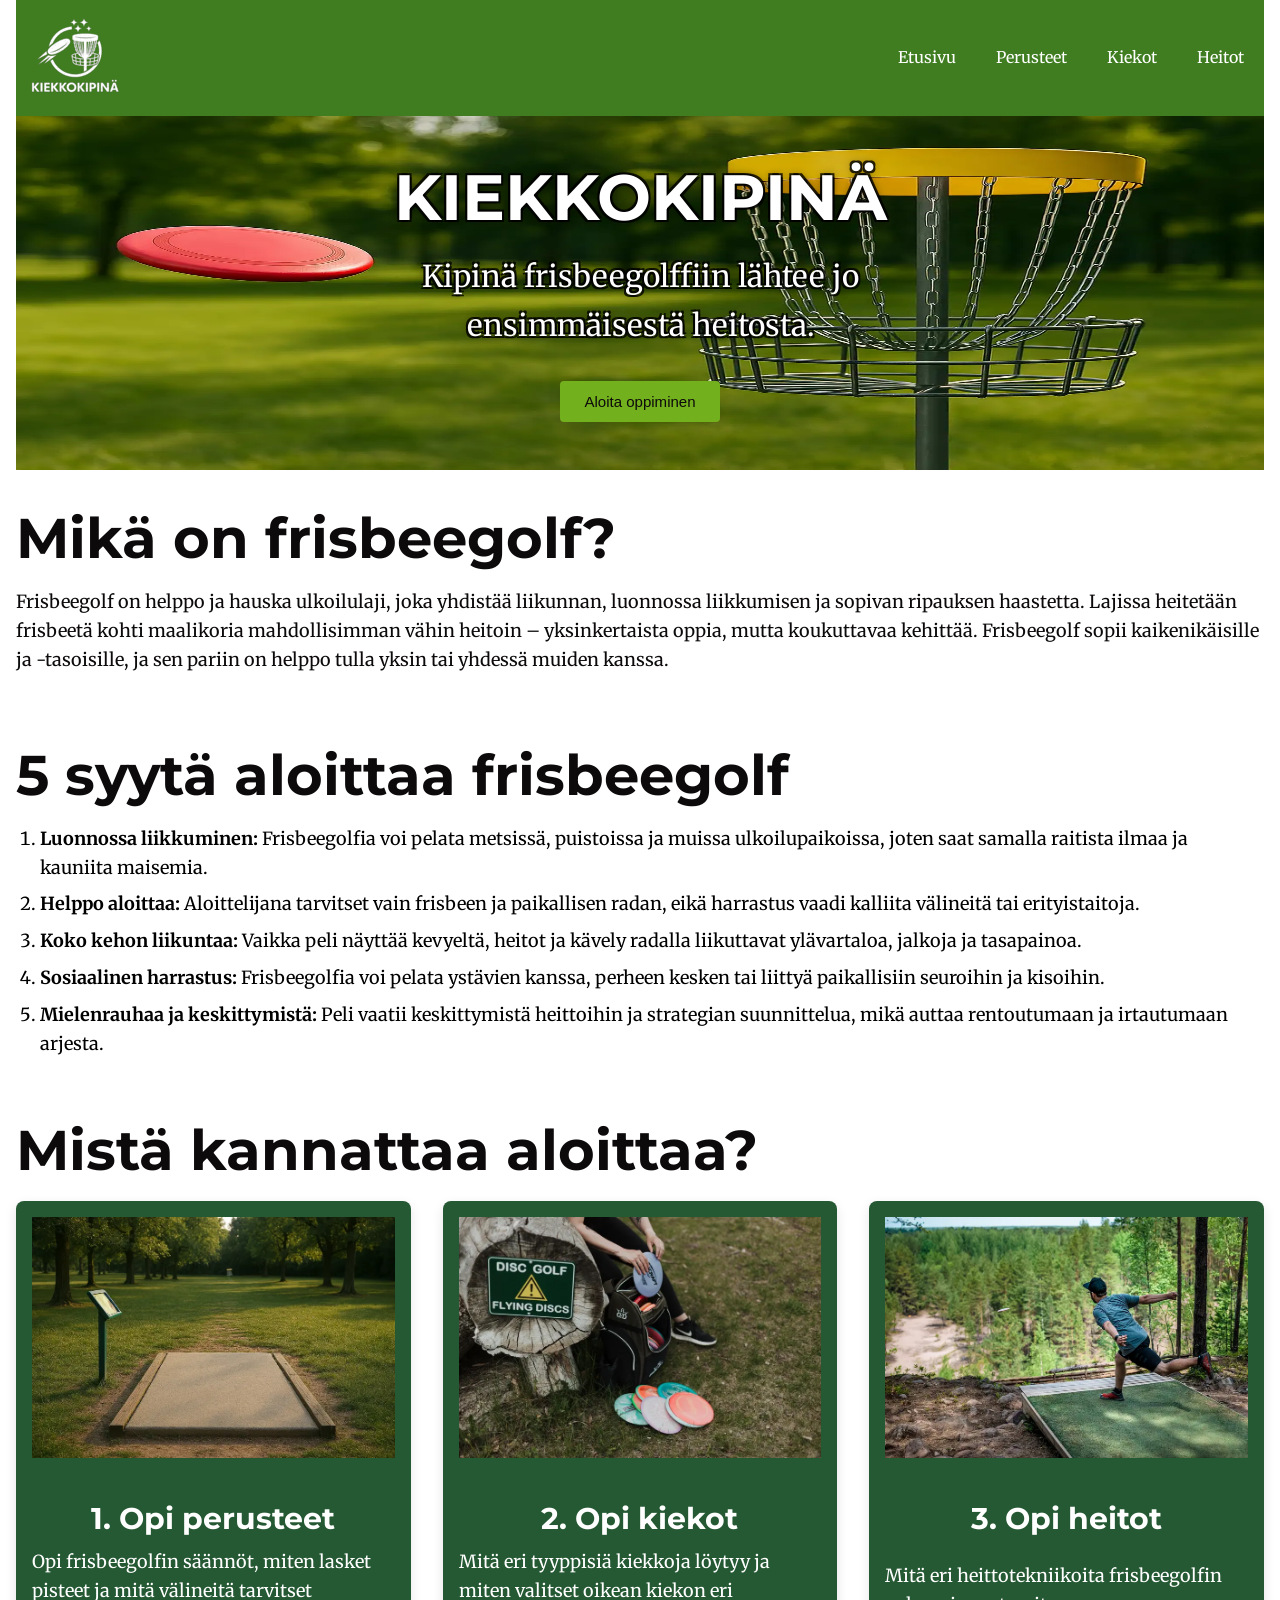
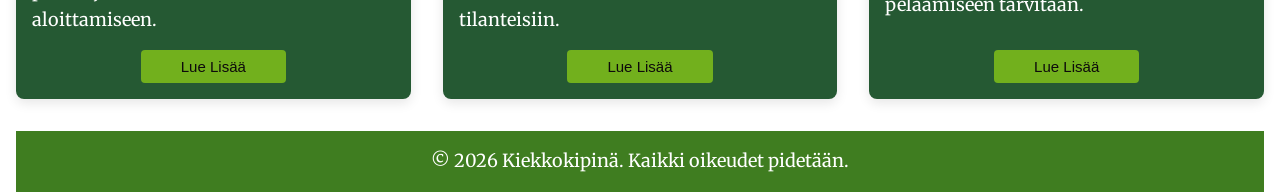
<file: index.html>
<!DOCTYPE html>
<html lang="fi">

<head>
  <meta charset="UTF-8">
  <meta name="viewport" content="width=device-width, initial-scale=1.0">
  <meta name="robots" content="index, follow">
  <meta name="author" content="Teemu Tanninen">
  <meta name="description"
    content="Kiekkokipinä on opas frisbeegolfiin. Opi lajin perusteet, kiekkojen valinta ja heittotekniikat helposti ja hauskasti.">
  <meta name="keywords" content="frisbeegolf, opas, perusteet, kiekot, heitot, ulkoilulaji, harrastus">
  <meta name="color-scheme" content="light-only">
  <title>Kiekkokipinä - Etusivu</title>
  <link rel="stylesheet" href="css/base.css">
  <link rel="preconnect" href="https://fonts.googleapis.com">
  <link rel="preconnect" href="https://fonts.gstatic.com" crossorigin>
  <link
    href="https://fonts.googleapis.com/css2?family=Merriweather:ital,opsz,wght@0,18..144,300..900;1,18..144,300..900&family=Montserrat:ital,wght@0,100..900;1,100..900&display=swap"
    rel="stylesheet">
</head>

<body>

  <div class="layout">

    <header>
      <nav class="navbar" aria-label="Main navigation">
        <img class="logo" src="images/kiekkokipina-logo-100.webp" alt="Kiekkokipinä logo">
        <div class="hamburger" id="hamburger">
          <span></span>
          <span></span>
          <span></span>
        </div>
        <ul class="nav-links" id="nav-links">
          <li><a href="index.html">Etusivu</a></li>
          <li><a href="perusteet.html">Perusteet</a></li>
          <li><a href="kiekot.html">Kiekot</a></li>
          <li><a href="heitot.html">Heitot</a></li>
        </ul>
      </nav>
    </header>
    <main>
      <section class="hero">
        <div class="hero-bg">
          <picture>
            <source srcset="images/page1/page1-hero-480.webp" media="(max-width: 480px)">
            <source srcset="images/page1/page1-hero-768.webp" media="(max-width: 768px)">
            <source srcset="images/page1/page1-hero-1024.webp" media="(max-width: 1024px)">
            <source srcset="images/page1/page1-hero-1440.webp" media="(max-width: 1440px)">
            <source srcset="images/page1/page1-hero-1920.webp" media="(min-width: 1441px)">
            <img src="images/page1/page1-hero.png" alt="Frisbeegolf kori Hero kuva" fetchpriority="high">
          </picture>
        </div>
        <div class="hero-content">
          <h1>Kiekkokipinä</h1>
          <p>Kipinä frisbeegolffiin lähtee jo ensimmäisestä heitosta.</p>
          <button id="start-button">Aloita oppiminen</button>
        </div>
      </section>
      <div class="main-content">
        <section>
          <h2>Mikä on frisbeegolf?</h2>
          <p>Frisbeegolf on helppo ja hauska ulkoilulaji, joka yhdistää liikunnan, luonnossa liikkumisen ja sopivan
            ripauksen haastetta. Lajissa heitetään frisbeetä kohti maalikoria mahdollisimman vähin heitoin –
            yksinkertaista oppia, mutta koukuttavaa kehittää. Frisbeegolf sopii kaikenikäisille ja -tasoisille, ja sen
            pariin on helppo tulla yksin tai yhdessä muiden kanssa.</p>

        </section>
        <section>
          <h2>5 syytä aloittaa frisbeegolf</h2>
          <ol>
            <li><strong>Luonnossa liikkuminen:</strong> Frisbeegolfia voi pelata metsissä, puistoissa ja muissa
              ulkoilupaikoissa, joten saat samalla raitista ilmaa ja kauniita maisemia.</li>
            <li><strong>Helppo aloittaa:</strong> Aloittelijana tarvitset vain frisbeen ja paikallisen radan, eikä
              harrastus vaadi kalliita välineitä tai erityistaitoja.</li>
            <li><strong>Koko kehon liikuntaa:</strong> Vaikka peli näyttää kevyeltä, heitot ja kävely radalla
              liikuttavat ylävartaloa, jalkoja ja tasapainoa.</li>
            <li><strong>Sosiaalinen harrastus:</strong> Frisbeegolfia voi pelata ystävien kanssa, perheen kesken tai
              liittyä paikallisiin seuroihin ja kisoihin.</li>
            <li><strong>Mielenrauhaa ja keskittymistä:</strong> Peli vaatii keskittymistä heittoihin ja strategian
              suunnittelua, mikä auttaa rentoutumaan ja irtautumaan arjesta.</li>
          </ol>
        </section>

        <section class="cards">
          <h2>Mistä kannattaa aloittaa?</h2>
          <div class="cards-container">
            <div class="card">
              <picture>
                <source srcset="images/page1/page1-card1-320.webp" media="(max-width: 350px)">
                <source srcset="images/page1/page1-card1-480.webp" media="(max-width: 480px)">
                <source srcset="images/page1/page1-card1-640.webp" media="(max-width: 640px)">
                <source srcset="images/page1/page1-card1-800.webp" media="(min-width: 800px)">
                <img src="images/page1/page1-card1.jpg" alt="Frisbeegolf Tiipaikka kuva" class="card-img">
              </picture>
              <div class="card-body">
                <h3 class="card-title">1. Opi perusteet</h3>
                <p class="card-text">Opi frisbeegolfin säännöt, miten lasket pisteet ja mitä välineitä tarvitset
                  aloittamiseen.</p>
                <div class="card-actions">
                  <button class="btn" id="learn-basics-button">Lue Lisää</button>
                </div>
              </div>
            </div>
            <div class="card">
              <picture>
                <source srcset="images/page1/page1-card2-320.webp" media="(max-width: 350px)">
                <source srcset="images/page1/page1-card2-480.webp" media="(max-width: 480px)">
                <source srcset="images/page1/page1-card2-640.webp" media="(max-width: 640px)">
                <source srcset="images/page1/page1-card2-800.webp" media="(min-width: 800px)">
                <img src="images/page1/page1-card2.jpg" alt="Frisbeegolfreppu kuva" class="card-img">
              </picture>
              <div class="card-body">
                <h3 class="card-title">2. Opi kiekot</h3>
                <p class="card-text">Mitä eri tyyppisiä kiekkoja löytyy ja miten valitset oikean kiekon eri
                  tilanteisiin.
                </p>
                <div class="card-actions">
                  <button class="btn" id="learn-discs-button">Lue Lisää</button>
                </div>
              </div>
            </div>
            <div class="card">
              <picture>
                <source srcset="images/page1/page1-card3-320.webp" media="(max-width: 350px)">
                <source srcset="images/page1/page1-card3-480.webp" media="(max-width: 480px)">
                <source srcset="images/page1/page1-card3-640.webp" media="(max-width: 640px)">
                <source srcset="images/page1/page1-card3-800.webp" media="(min-width: 800px)">
                <img src="images/page1/page1-card3.jpeg" alt="Frisbeegolf heittotekniikka kuva" class="card-img">
              </picture>
              <div class="card-body">
                <h3 class="card-title">3. Opi heitot</h3>
                <p class="card-text">Mitä eri heittotekniikoita frisbeegolfin pelaamiseen tarvitaan.</p>
                <div class="card-actions">
                  <button class="btn" id="learn-throws-button">Lue Lisää</button>
                </div>
              </div>
            </div>
          </div>
        </section>

      </div>
    </main>

    <footer class="footer">
      © 2026 Kiekkokipinä. Kaikki oikeudet pidetään.
    </footer>

  </div>

  <script src="scripts/script.js"></script>

</body>

</html>
</file>
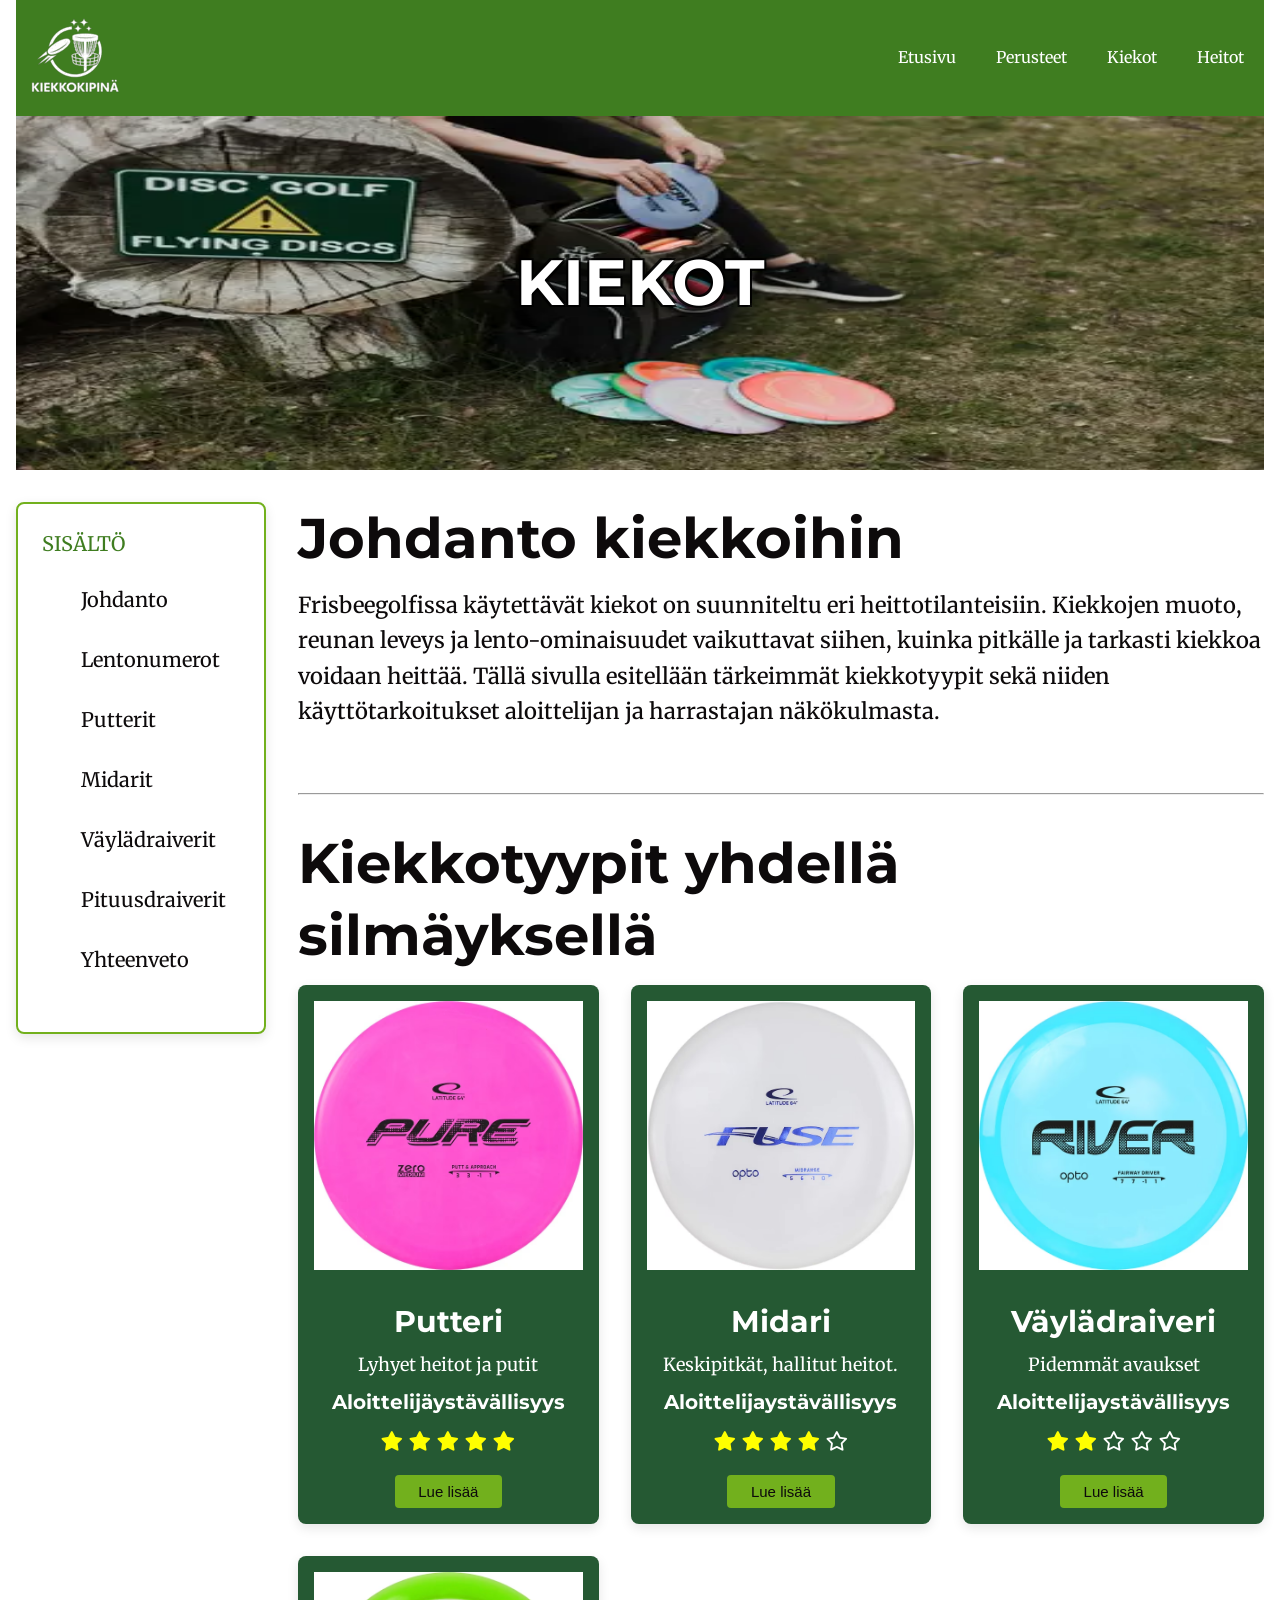
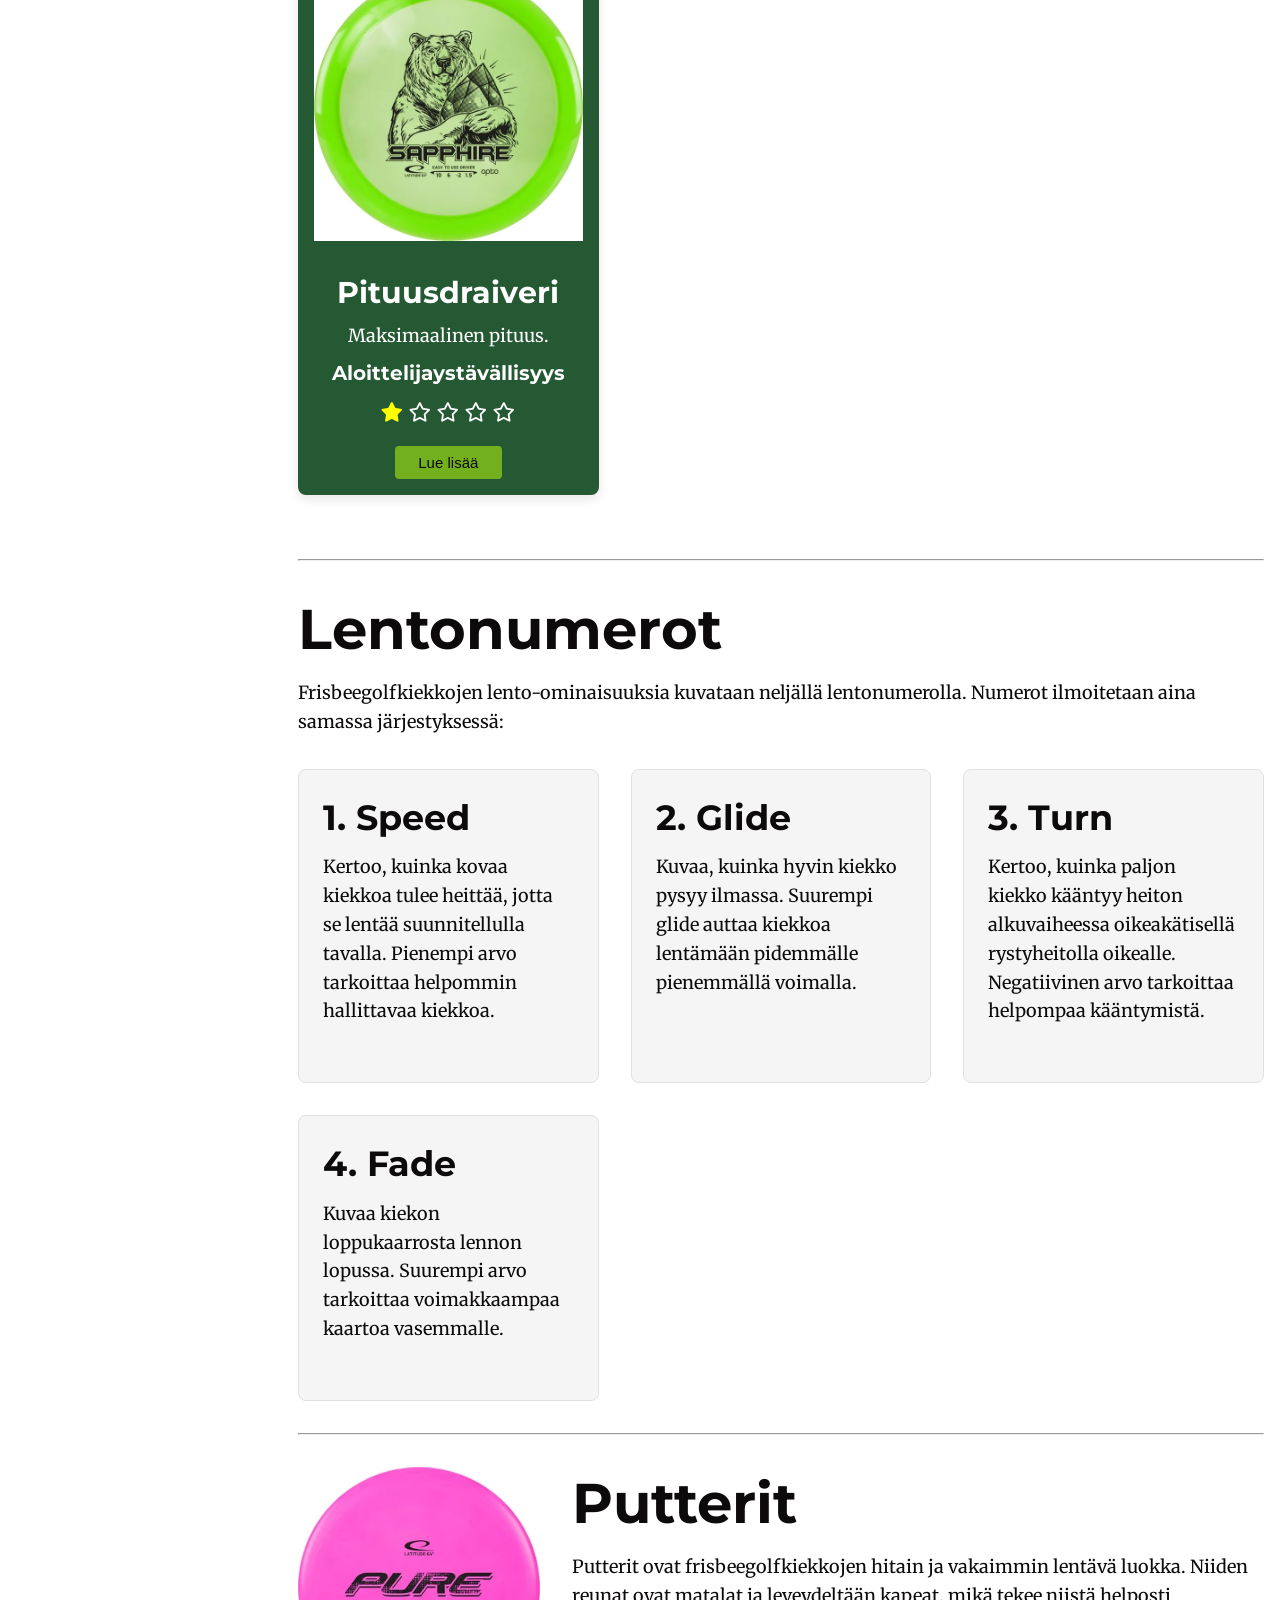
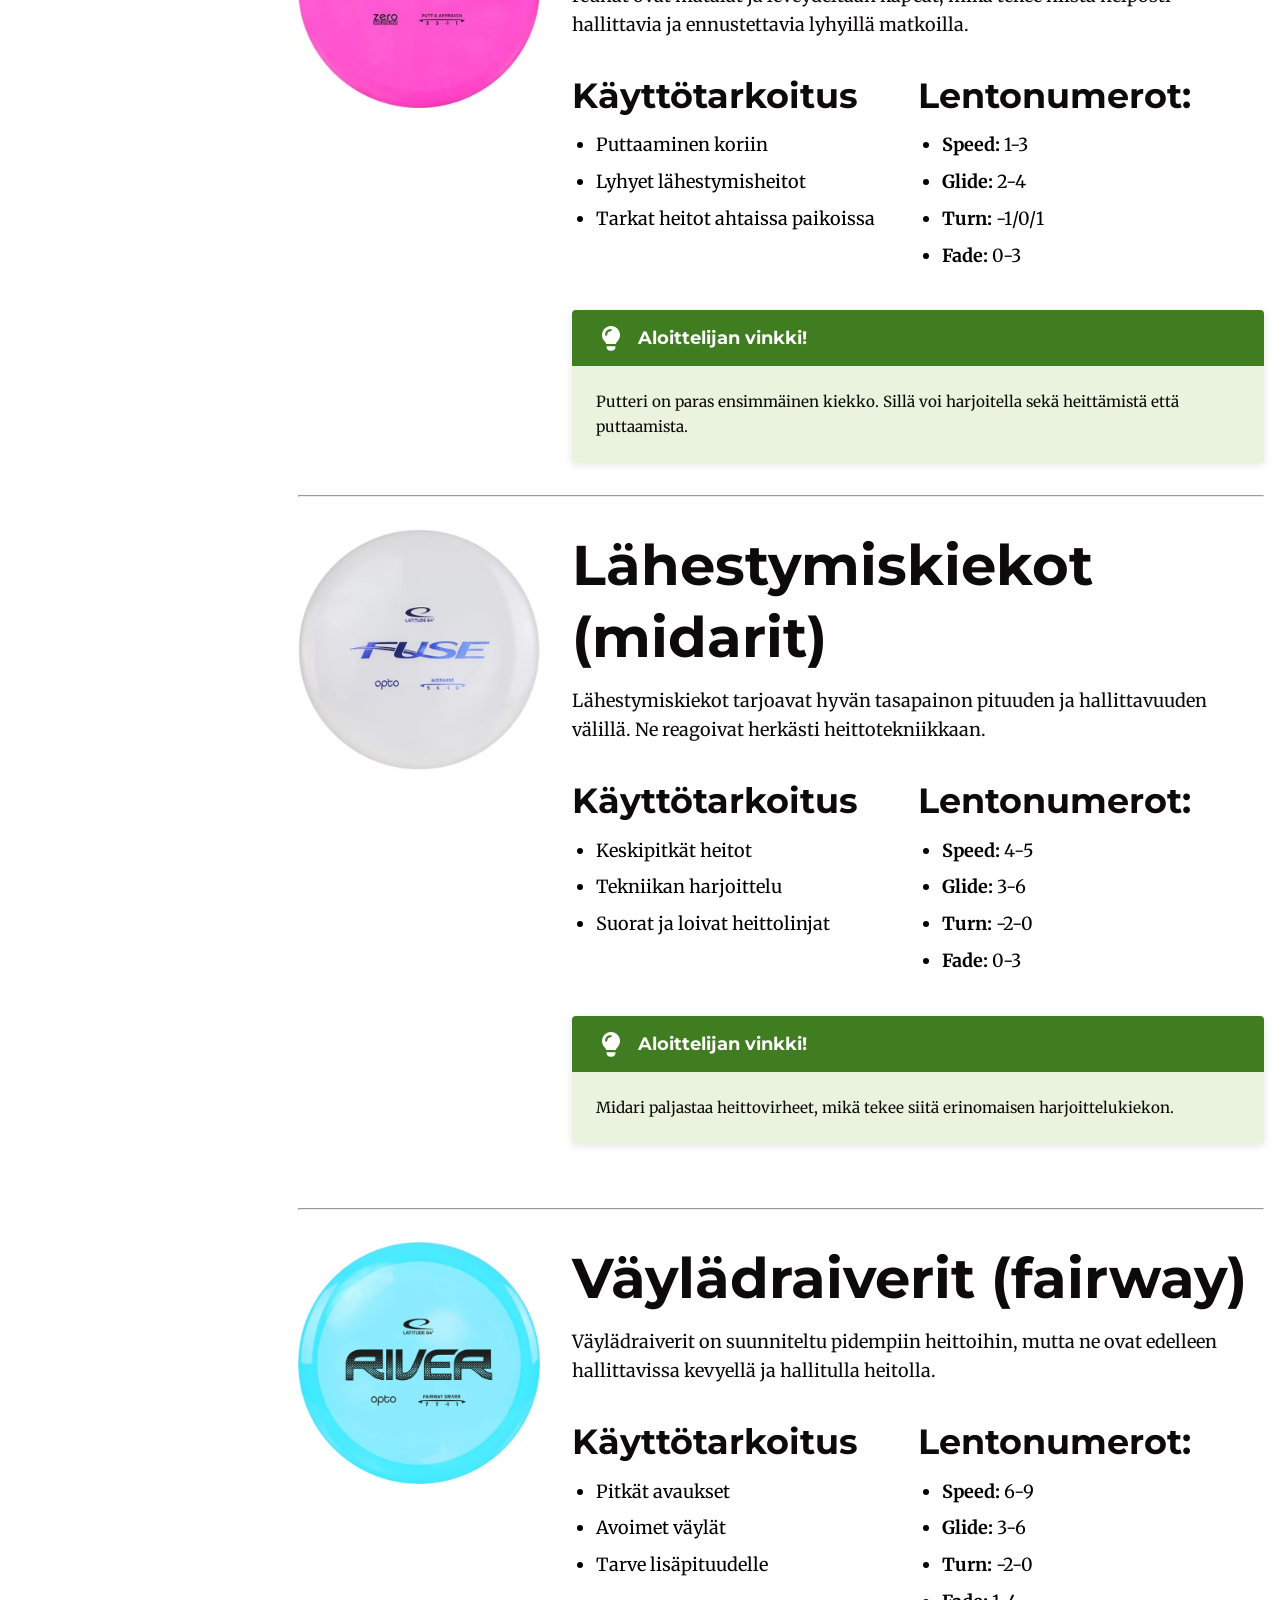
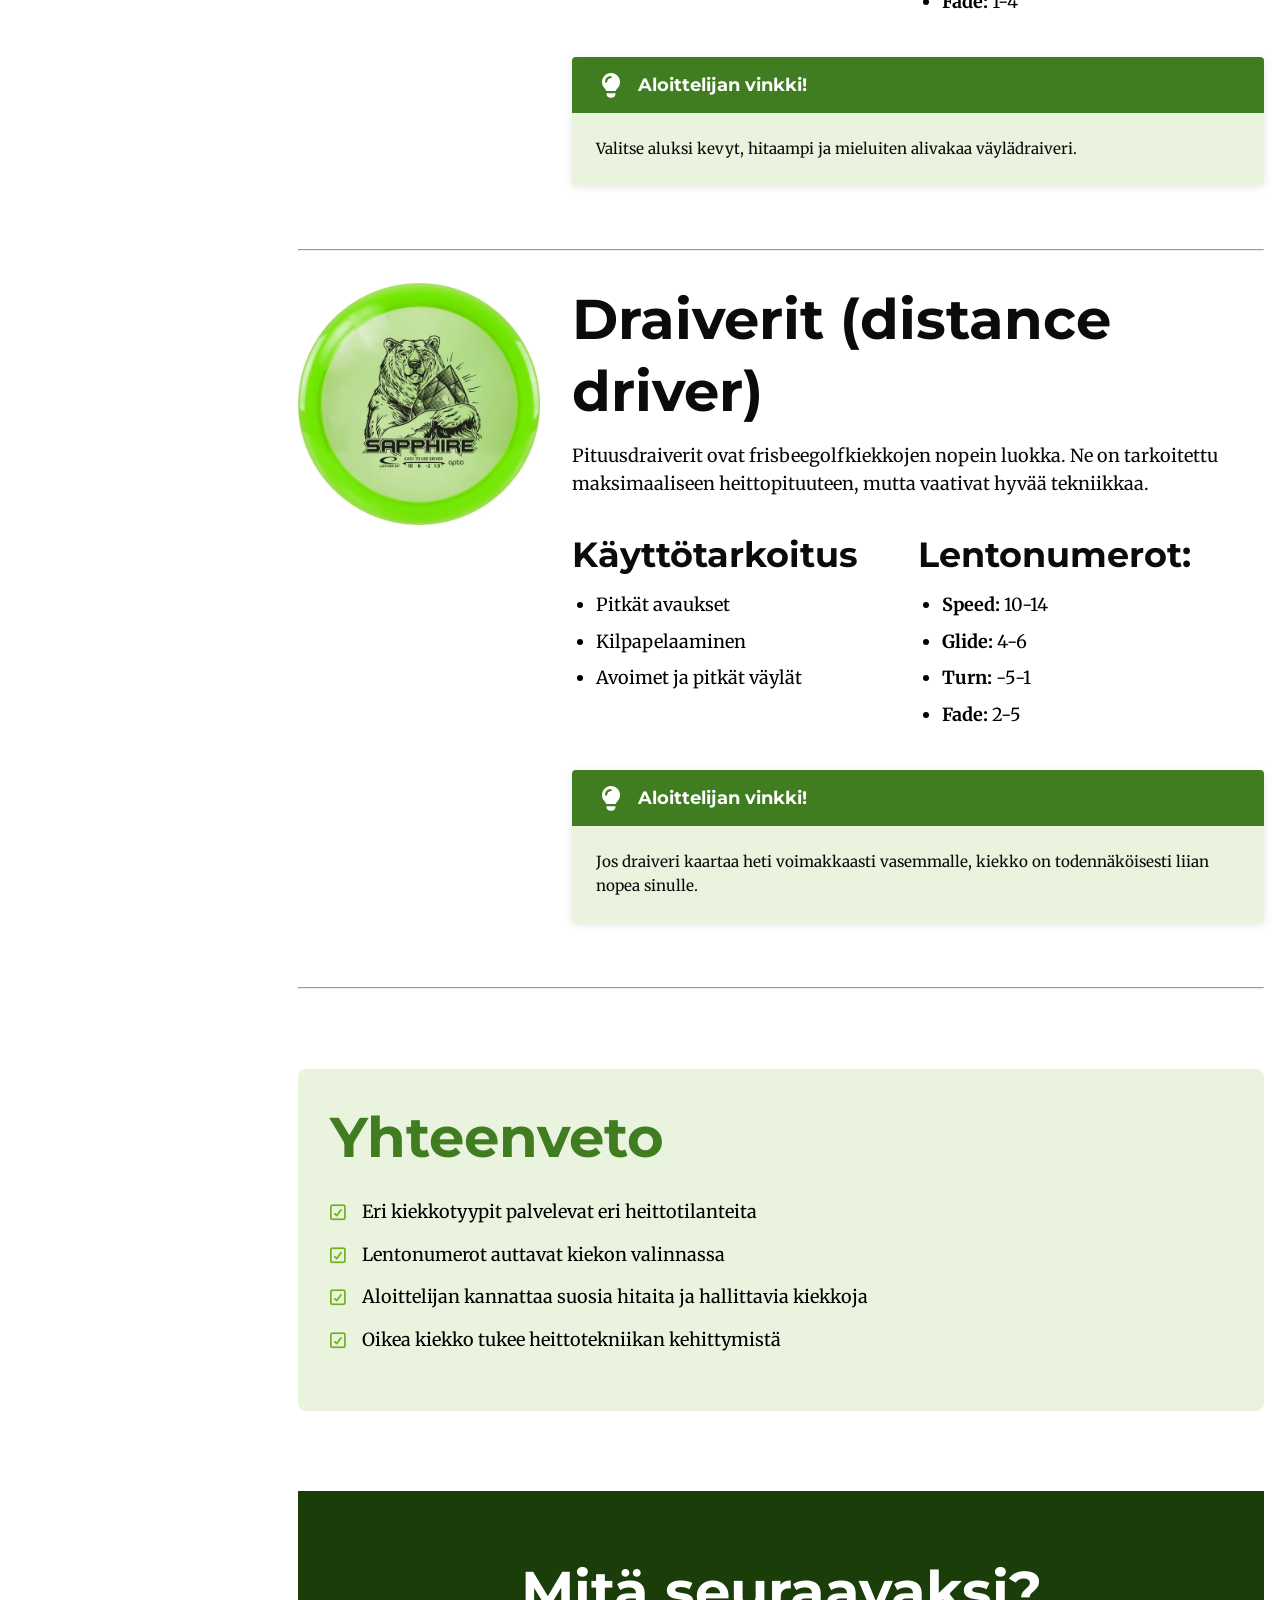
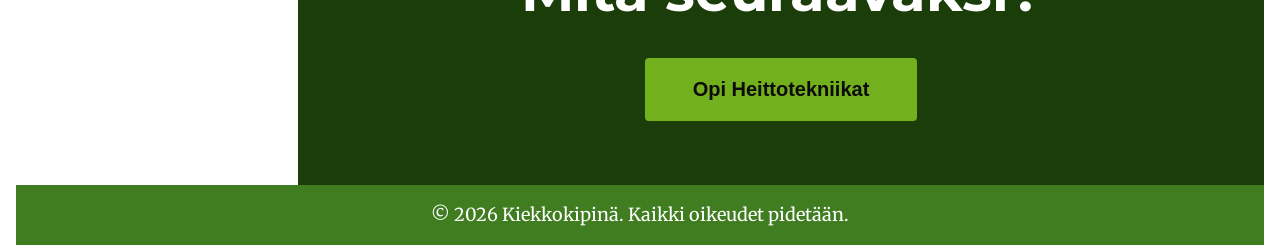
<file: kiekot.html>
<!DOCTYPE html>
<html lang="fi">

<head>
  <meta charset="UTF-8">
  <meta name="viewport" content="width=device-width, initial-scale=1.0">
  <meta name="robots" content="index, follow">
  <meta name="author" content="Teemu Tanninen">
  <meta name="description"
    content="Opi frisbeegolffin kiekot Kiekkokipinä-oppaasta. Eri kiekkojen tyypit, ominaisuudet ja käyttötarkoitukset selitettynä aloittelijoille.">
  <meta name="keywords" content="frisbeegolf, opas, perusteet, kiekot, heitot, ulkoilulaji, harrastus">
  <meta name="color-scheme" content="light-only">
  <title>Kiekkokipinä - Kiekot</title>
  <link rel="stylesheet" href="css/base.css">
  <link rel="stylesheet" href="css/kiekot.css">
  <link rel="preconnect" href="https://fonts.googleapis.com">
  <link rel="preconnect" href="https://fonts.gstatic.com" crossorigin>
  <link rel="stylesheet" href="css/fontawesome.min.css">
  <link rel="stylesheet" href="css/regular.min.css">
  <link rel="stylesheet" href="css/solid.min.css">
  <link
    href="https://fonts.googleapis.com/css2?family=Merriweather:ital,opsz,wght@0,18..144,300..900;1,18..144,300..900&family=Montserrat:ital,wght@0,100..900;1,100..900&display=swap"
    rel="stylesheet">
  <!-- <script src="https://kit.fontawesome.com/97e8f25ed5.js" crossorigin="anonymous"></script> -->
</head>

<body>

  <div class="layout">

    <header>
      <nav class="navbar" aria-label="Main navigation">
        <img class="logo" src="images/kiekkokipina-logo-100.webp" width="100" height="100" alt="Kiekkokipinä logo">
        <div class="hamburger" id="hamburger">
          <span></span>
          <span></span>
          <span></span>
        </div>
        <ul class="nav-links" id="nav-links">
          <li><a href="index.html">Etusivu</a></li>
          <li><a href="perusteet.html">Perusteet</a></li>
          <li><a href="kiekot.html">Kiekot</a></li>
          <li><a href="heitot.html">Heitot</a></li>
        </ul>
      </nav>
    </header>
    <main>
      <section class="hero">
        <div class="hero-bg">
          <picture>
            <source srcset="images/page3/page3-hero-discbag-480.webp" media="(max-width: 480px)">
            <source srcset="images/page3/page3-hero-discbag-768.webp" media="(max-width: 768px)">
            <source srcset="images/page3/page3-hero-discbag-1024.webp" media="(max-width: 1024px)">
            <source srcset="images/page3/page3-hero-discbag-1440.webp" media="(max-width: 1440px)">
            <source srcset="images/page3/page3-hero-discbag-1920.webp" media="(min-width: 1441px)">
            <img src="images/page3/page3-hero-discbag.jpg" alt="Frisbeegolf Hero kassikuva" fetchpriority="high">
          </picture>
        </div>
        <div class="hero-content">
          <h1>Kiekot</h1>
        </div>
      </section>
      <div class="mobile-toc">
        <button class="toc-toggle" id="toc-toggle">
          <span>Sisältö</span>
          <i class="fas fa-chevron-down"></i>
        </button>
        <nav class="toc-menu" id="toc-menu" aria-label="Table of contents">
          <ul>
            <li><a href="#introduction">Johdanto</a></li>
            <li><a href="#flight-numbers">Lentonumerot</a></li>
            <li><a href="#discgolf-putter">Putterit</a></li>
            <li><a href="#discgolf-midrange">Midarit</a></li>
            <li><a href="#discgolf-fairway">Väylädraiverit</a></li>
            <li><a href="#discgolf-distance-driver">Pituusdraiverit</a></li>
            <li><a href="#summary">Yhteenveto</a></li>
          </ul>
        </nav>
      </div>
      <aside class="sidebar">
        <nav class="sidebar-nav" aria-label="Page sections">
          <div class="sidebar-heading">Sisältö</div>
          <ul>
            <li><a href="#introduction">Johdanto</a></li>
            <li><a href="#flight-numbers">Lentonumerot</a></li>
            <li><a href="#discgolf-putter">Putterit</a></li>
            <li><a href="#discgolf-midrange">Midarit</a></li>
            <li><a href="#discgolf-fairway">Väylädraiverit</a></li>
            <li><a href="#discgolf-distance-driver">Pituusdraiverit</a></li>
            <li><a href="#summary">Yhteenveto</a></li>
          </ul>
        </nav>
      </aside>
      <div class="main-content">
        <article id="introduction" class="ingress">
          <h2>Johdanto kiekkoihin</h2>
          <p>
            Frisbeegolfissa käytettävät kiekot on suunniteltu eri heittotilanteisiin. Kiekkojen muoto, reunan leveys ja
            lento-ominaisuudet vaikuttavat siihen, kuinka pitkälle ja tarkasti kiekkoa voidaan heittää. Tällä sivulla
            esitellään tärkeimmät kiekkotyypit sekä niiden käyttötarkoitukset aloittelijan ja harrastajan näkökulmasta.
          </p>
        </article>
        <hr>
        <section id="card-type-cards" class="cards">
          <h2>Kiekkotyypit yhdellä silmäyksellä</h2>
          <div class="cards-container">
            <div class="card">
              <img src="images/page3/page3-putter-600.webp"
                srcset="images/page3/page3-putter-300.avif 300w, images/page3/page3-putter-600.avif 600w"
                sizes="(min-width: 1024px) 25vw, (min-width: 768px) 50vw, 100vw" loading="lazy"
                alt="frisbeegolf putterikiekko kuva" class="card-img">
              <div class="card-body">
                <h3 class="card-title">Putteri</h3>
                <p class="card-text">Lyhyet heitot ja putit</p>
                <h4 class="card-subtitle">Aloittelijäystävällisyys</h4>
                <div class="card-rating">
                  <i class="fas fa-star"></i>
                  <i class="fas fa-star"></i>
                  <i class="fas fa-star"></i>
                  <i class="fas fa-star"></i>
                  <i class="fas fa-star"></i>
                </div>
                <div class="card-actions">
                  <button class="btn" id="putters-button">Lue lisää</button>
                </div>
              </div>
            </div>
            <div class="card">
              <img src="images/page3/page3-midrange.webp"
                srcset="images/page3/page3-midrange-300.avif 300w, images/page3/page3-midrange-600.avif 600w"
                sizes="(min-width: 1024px) 25vw, (min-width: 768px) 50vw, 100vw" loading="lazy"
                alt="frisbeegolf midarikiekko kuva" class="card-img">
              <div class="card-body">
                <h3 class="card-title">Midari</h3>
                <p class="card-text">Keskipitkät, hallitut heitot.
                </p>
                <h4 class="card-subtitle">Aloittelijaystävällisyys</h4>
                <div class="card-rating">
                  <i class="fas fa-star"></i>
                  <i class="fas fa-star"></i>
                  <i class="fas fa-star"></i>
                  <i class="fas fa-star"></i>
                  <i class="far fa-star"></i>
                </div>
                <div class="card-actions">
                  <button class="btn" id="midrange-button">Lue lisää</button>
                </div>
              </div>
            </div>
            <div class="card">
              <img src="images/page3/page3-fairway-driver.webp"
                srcset="images/page3/page3-fairway-driver-300.avif 300w, images/page3/page3-fairway-driver-600.avif 600w"
                sizes="(min-width: 1024px) 25vw, (min-width: 768px) 50vw, 100vw" loading="lazy"
                alt="väylädraiverikiekko kuva" class="card-img">
              <div class="card-body">
                <h3 class="card-title">Väylädraiveri</h3>
                <p class="card-text">Pidemmät avaukset</p>
                <h4 class="card-subtitle">Aloittelijaystävällisyys</h4>
                <div class="card-rating">
                  <i class="fas fa-star"></i>
                  <i class="fas fa-star"></i>
                  <i class="far fa-star"></i>
                  <i class="far fa-star"></i>
                  <i class="far fa-star"></i>
                </div>
                <div class="card-actions">
                  <button class="btn" id="fairway-driver-button">Lue lisää</button>
                </div>
              </div>
            </div>
            <div class="card">
              <img src="images/page3/page3-distance-driver.webp"
                srcset="images/page3/page3-distance-driver-300.avif 300w, images/page3/page3-distance-driver-600.avif 600w"
                sizes="(min-width: 1024px) 25vw, (min-width: 768px) 50vw, 100vw" loading="lazy"
                alt="pituusdraiverikiekko kuva" class="card-img">
              <div class="card-body">
                <h3 class="card-title">Pituusdraiveri</h3>
                <p class="card-text">Maksimaalinen pituus.</p>
                <h4 class="card-subtitle">Aloittelijaystävällisyys</h4>
                <div class="card-rating">
                  <i class="fas fa-star"></i>
                  <i class="far fa-star"></i>
                  <i class="far fa-star"></i>
                  <i class="far fa-star"></i>
                  <i class="far fa-star"></i>
                </div>
                <div class="card-actions">
                  <button class="btn" id="distance-driver-button">Lue lisää</button>
                </div>
              </div>
            </div>
          </div>
        </section>
        <hr>
        <section id="flight-numbers">
          <h2>Lentonumerot</h2>
          <p>Frisbeegolfkiekkojen lento-ominaisuuksia kuvataan neljällä lentonumerolla. Numerot ilmoitetaan aina samassa
            järjestyksessä:</p>
          <div class="article-container">
            <article>
              <h3>1. Speed</h3>
              <p>Kertoo, kuinka kovaa kiekkoa tulee heittää, jotta se lentää suunnitellulla tavalla. Pienempi arvo
                tarkoittaa helpommin hallittavaa kiekkoa.</p>
            </article>
            <article>
              <h3>2. Glide</h3>
              <p>Kuvaa, kuinka hyvin kiekko pysyy ilmassa. Suurempi glide auttaa kiekkoa lentämään pidemmälle
                pienemmällä
                voimalla.</p>
            </article>
            <article>
              <h3>3. Turn</h3>
              <p>Kertoo, kuinka paljon kiekko kääntyy heiton alkuvaiheessa oikeakätisellä rystyheitolla oikealle.
                Negatiivinen arvo tarkoittaa helpompaa kääntymistä.</p>
            </article>
            <article>
              <h3>4. Fade</h3>
              <p>Kuvaa kiekon loppukaarrosta lennon lopussa. Suurempi arvo tarkoittaa voimakkaampaa kaartoa vasemmalle.
              </p>
            </article>

          </div>

        </section>
        <hr>
        <article id="discgolf-putter">
          <div class="disc-container">
            <picture>
              <source srcset="images/page3/page3-putter-300.avif" media="(max-width: 600px)">
              <source srcset="images/page3/page3-putter-600.avif" media="(min-width: 601px)">
              <img src="images/page3/page3-putter.webp" loading="lazy" alt="frisbeegolf putterikiekko kuva">
            </picture>

            <div class="disc-content">
              <h2>Putterit</h2>
              <p>Putterit ovat frisbeegolfkiekkojen hitain ja vakaimmin lentävä luokka. Niiden reunat ovat matalat ja
                leveydeltään kapeat, mikä tekee niistä helposti hallittavia ja ennustettavia lyhyillä matkoilla.</p>
              <div class="disc-content-columns">
                <div>
                  <h3 id="putter-uses-head">Käyttötarkoitus</h3>
                  <ul id="putter-uses-list">
                    <li>Puttaaminen koriin</li>
                    <li>Lyhyet lähestymisheitot</li>
                    <li>Tarkat heitot ahtaissa paikoissa</li>
                  </ul>
                </div>
                <div>
                  <h3 id="putter-flight-numbers-head">Lentonumerot:</h3>
                  <ul id="putter-flight-numbers-list">
                    <li><strong>Speed:</strong> 1-3</li>
                    <li><strong>Glide:</strong> 2-4</li>
                    <li><strong>Turn:</strong> -1/0/1</li>
                    <li><strong>Fade:</strong> 0-3</li>
                  </ul>
                </div>
              </div>
              <div class="callout-box">
                <div class="callout-header">
                  <i class="fa-solid fa-lightbulb"></i>
                  <h3>Aloittelijan vinkki!</h3>
                </div>
                <div class="callout-content">
                  <p>Putteri on paras ensimmäinen kiekko. Sillä voi harjoitella sekä heittämistä että puttaamista.</p>
                </div>
              </div>

            </div>
          </div>
          <hr>
        </article>
        <article id="discgolf-midrange">
          <div class="disc-container">
            <picture>
              <source srcset="images/page3/page3-midrange-300.avif" media="(max-width: 600px)">
              <source srcset="images/page3/page3-midrange-600.avif" media="(min-width: 601px)">
              <img src="images/page3/page3-midrange.webp" loading="lazy" alt="frisbeegolf midari kuva">
            </picture>
            <div class="disc-content">
              <h2>Lähestymiskiekot (midarit)</h2>
              <p>Lähestymiskiekot tarjoavat hyvän tasapainon pituuden ja hallittavuuden välillä. Ne reagoivat herkästi
                heittotekniikkaan.</p>
              <div class="disc-content-columns">
                <div>
                  <h3 id="midrange-uses-head">Käyttötarkoitus</h3>
                  <ul id="midrange-uses-list">
                    <li>Keskipitkät heitot</li>
                    <li>Tekniikan harjoittelu</li>
                    <li>Suorat ja loivat heittolinjat</li>
                  </ul>
                </div>
                <div>
                  <h3 id="midrange-flight-numbers-head">Lentonumerot:</h3>
                  <ul id="midrange-flight-numbers-list">
                    <li><strong>Speed:</strong> 4-5</li>
                    <li><strong>Glide:</strong> 3-6</li>
                    <li><strong>Turn:</strong> -2-0</li>
                    <li><strong>Fade:</strong> 0-3</li>
                  </ul>
                </div>
              </div>
              <div class="callout-box">
                <div class="callout-header">
                  <i class="fa-solid fa-lightbulb"></i>
                  <h3>Aloittelijan vinkki!</h3>
                </div>
                <div class="callout-content">
                  <p>Midari paljastaa heittovirheet, mikä tekee siitä erinomaisen harjoittelukiekon.</p>
                </div>
              </div>

            </div>

          </div>
        </article>
        <hr>
        <article id="discgolf-fairway">
          <div class="disc-container">
            <picture>
              <source srcset="images/page3/page3-fairway-driver-300.avif" media="(max-width: 600px)">
              <source srcset="images/page3/page3-fairway-driver-600.avif" media="(min-width: 601px)">
              <img src="images/page3/page3-fairway-driver.webp" loading="lazy" alt="väylädraiverikiekko kuva">
            </picture>
            <div class="disc-content">
              <h2>Väylädraiverit (fairway)</h2>
              <p>Väylädraiverit on suunniteltu pidempiin heittoihin, mutta ne ovat edelleen hallittavissa kevyellä ja
                hallitulla heitolla.</p>
              <div class="disc-content-columns">
                <div>
                  <h3 id="fairway-uses-head">Käyttötarkoitus</h3>
                  <ul id="fairway-uses-list">
                    <li>Pitkät avaukset</li>
                    <li>Avoimet väylät</li>
                    <li>Tarve lisäpituudelle</li>
                  </ul>
                </div>
                <div>
                  <h3 id="fairway-flight-numbers-head">Lentonumerot:</h3>
                  <ul id="fairway-flight-numbers-list">
                    <li><strong>Speed:</strong> 6-9</li>
                    <li><strong>Glide:</strong> 3-6</li>
                    <li><strong>Turn:</strong> -2-0</li>
                    <li><strong>Fade:</strong> 1-4</li>
                  </ul>
                </div>
              </div>
              <div class="callout-box">
                <div class="callout-header">
                  <i class="fa-solid fa-lightbulb"></i>
                  <h3>Aloittelijan vinkki!</h3>
                </div>
                <div class="callout-content">
                  <p>Valitse aluksi kevyt, hitaampi ja mieluiten alivakaa väylädraiveri.</p>
                </div>
              </div>

            </div>
          </div>
        </article>

        <hr>

        <article id="discgolf-distance-driver">
          <div class="disc-container">
            <picture>
              <source srcset="images/page3/page3-distance-driver-300.avif" media="(max-width: 600px)">
              <source srcset="images/page3/page3-distance-driver-600.avif" media="(min-width: 601px)">
              <img src="images/page3/page3-distance-driver.webp" loading="lazy" alt="pituusdraiverikiekko kuva">
            </picture>
            <div class="disc-content">
              <h2>Draiverit (distance driver)</h2>
              <p>Pituusdraiverit ovat frisbeegolfkiekkojen nopein luokka. Ne on tarkoitettu maksimaaliseen
                heittopituuteen,
                mutta vaativat hyvää tekniikkaa.</p>
              <div class="disc-content-columns">
                <div>
                  <h3 id="distance-uses-head">Käyttötarkoitus</h3>
                  <ul id="distance-uses-list">
                    <li>Pitkät avaukset</li>
                    <li>Kilpapelaaminen</li>
                    <li>Avoimet ja pitkät väylät</li>
                  </ul>
                </div>
                <div>
                  <h3 id="distance-flight-numbers-head">Lentonumerot:</h3>
                  <ul id="distance-flight-numbers-list">
                    <li><strong>Speed:</strong> 10-14</li>
                    <li><strong>Glide:</strong> 4-6</li>
                    <li><strong>Turn:</strong> -5-1</li>
                    <li><strong>Fade:</strong> 2-5</li>
                  </ul>
                </div>
              </div>
              <div class="callout-box">
                <div class="callout-header">
                  <i class="fa-solid fa-lightbulb"></i>
                  <h3>Aloittelijan vinkki!</h3>
                </div>
                <div class="callout-content">
                  <p>Jos draiveri kaartaa heti voimakkaasti vasemmalle, kiekko on todennäköisesti liian nopea sinulle.
                  </p>
                </div>
              </div>

            </div>
          </div>
        </article>
        <hr>
        <article id="summary">
          <div class="section-content">
            <h2>Yhteenveto</h2>
            <ul>
              <li>Eri kiekkotyypit palvelevat eri heittotilanteita</li>
              <li>Lentonumerot auttavat kiekon valinnassa</li>
              <li>Aloittelijan kannattaa suosia hitaita ja hallittavia kiekkoja</li>
              <li>Oikea kiekko tukee heittotekniikan kehittymistä</li>
            </ul>
          </div>
        </article>
        <section class="cta">
          <h2>Mitä seuraavaksi?</h2>
          <button id="learn-throws-button">Opi Heittotekniikat</button>
        </section>


      </div>
    </main>

    <footer class="footer">
      © 2026 Kiekkokipinä. Kaikki oikeudet pidetään.
    </footer>

  </div>

  <script src="scripts/script.js"></script>

</body>

</html>
</file>
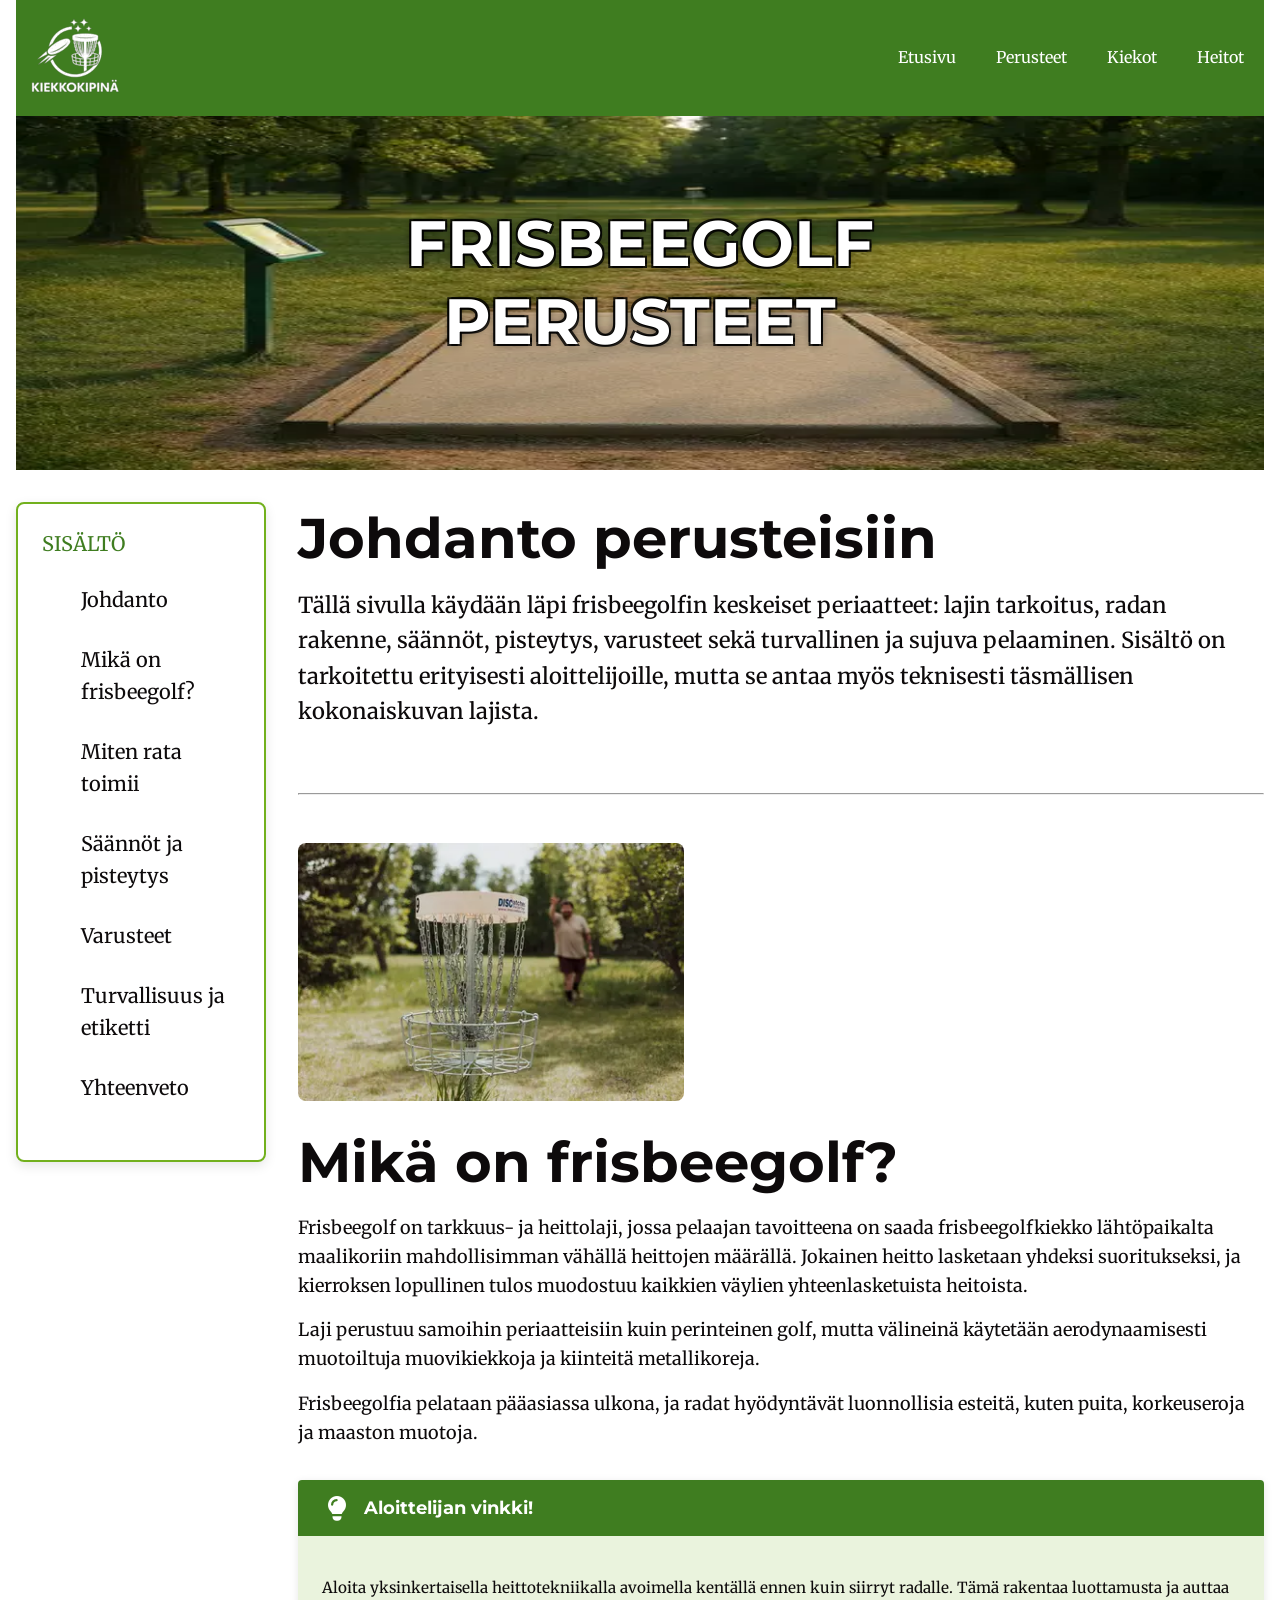
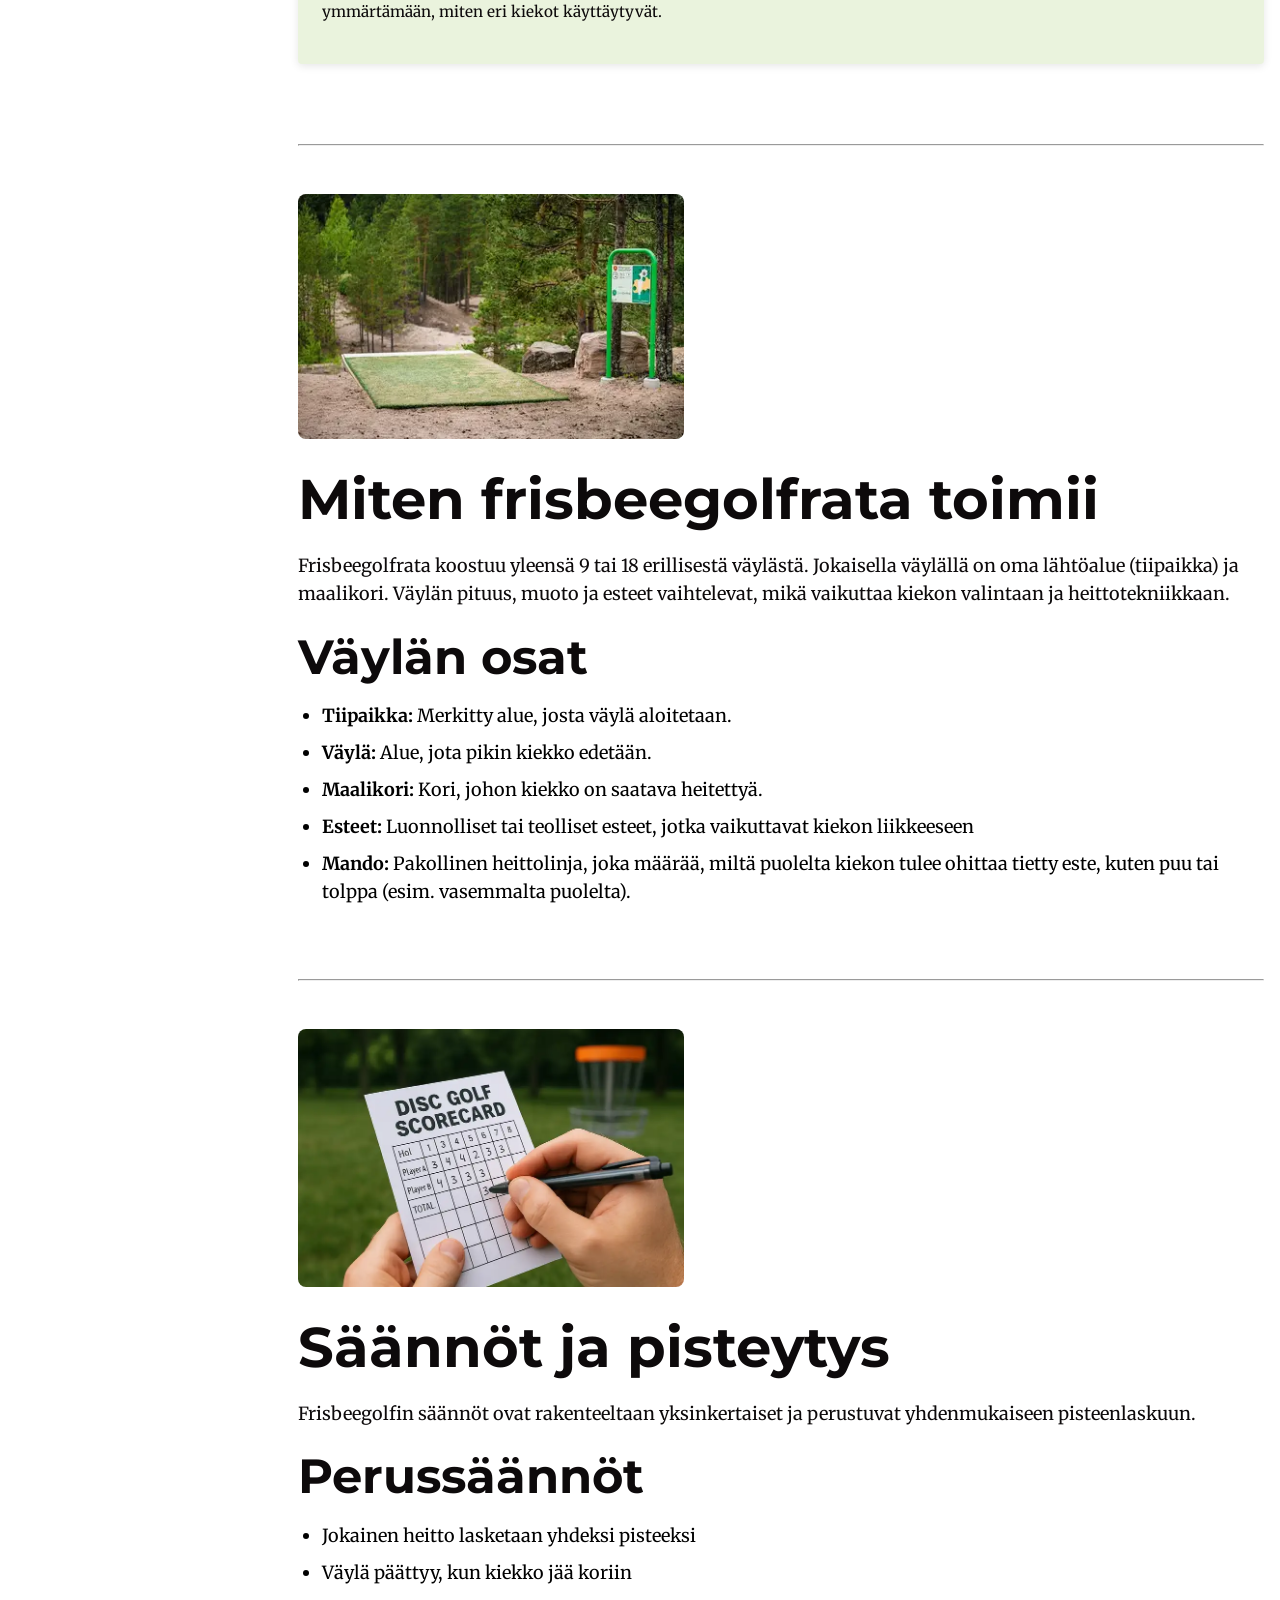
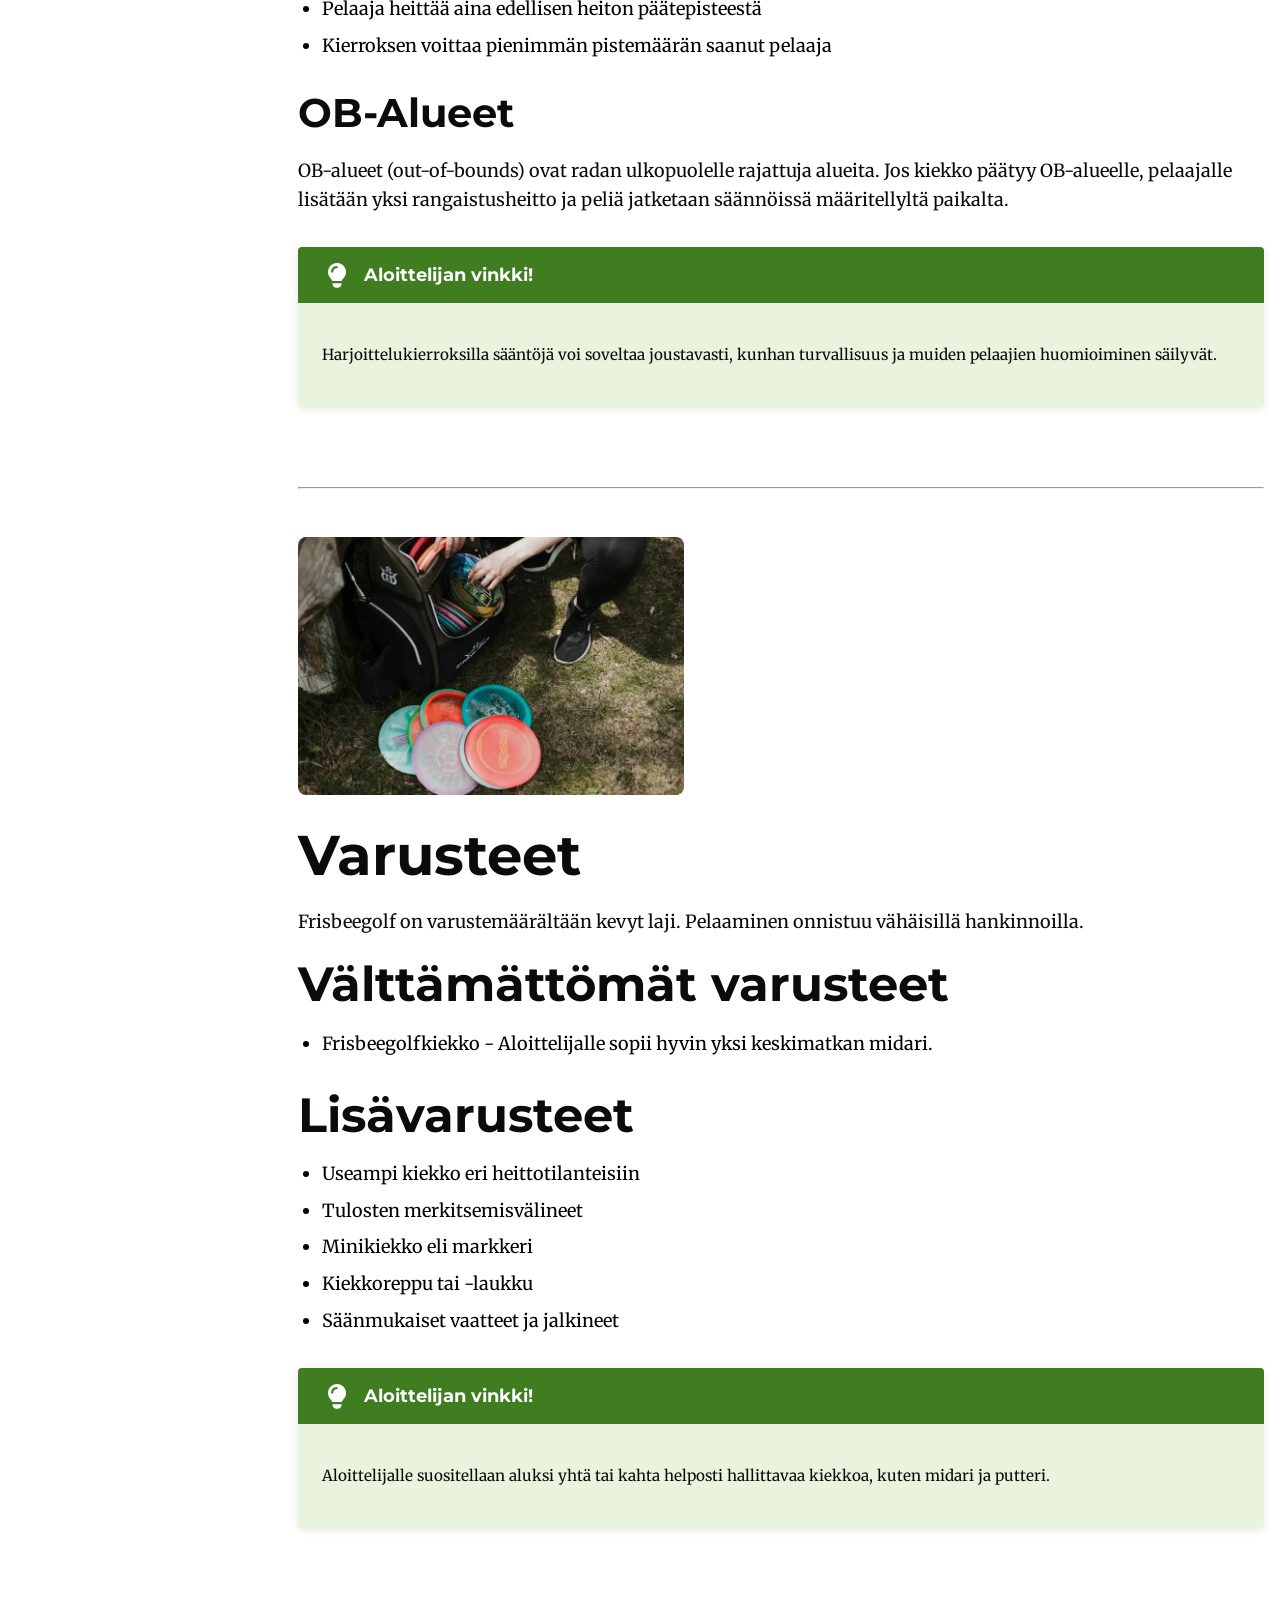
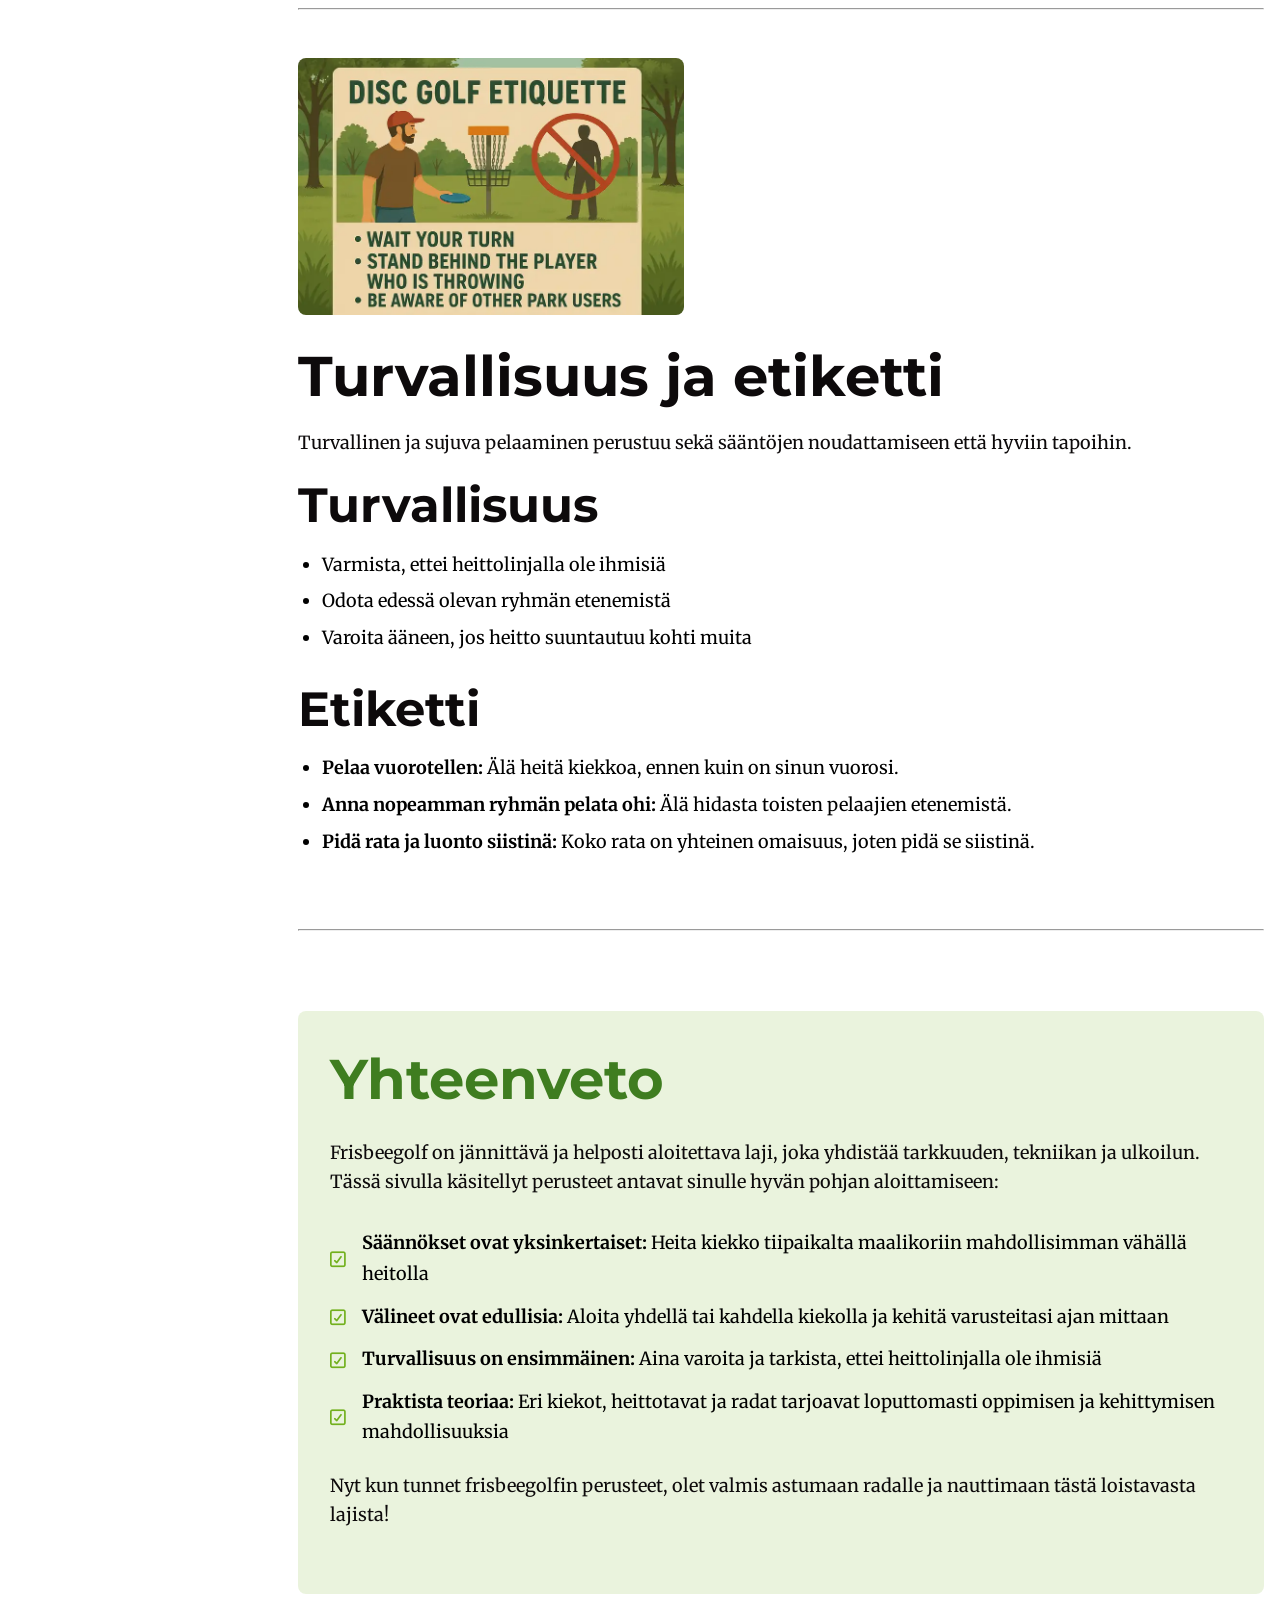
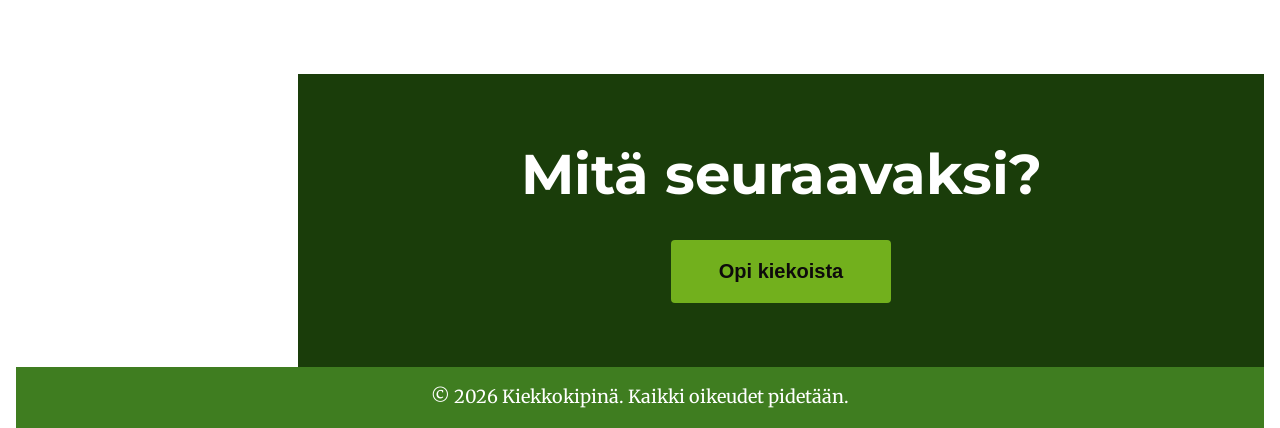
<file: perusteet.html>
<!DOCTYPE html>
<html lang="fi">

<head>
  <meta charset="UTF-8">
  <meta name="viewport" content="width=device-width, initial-scale=1.0">
  <meta name="robots" content="index, follow">
  <meta name="author" content="Teemu Tanninen">
  <meta name="description"
    content="Opi frisbeegolffin perusteet Kiekkokipinä-oppaasta. Lajin säännöt, varusteet, pelimuodot ja etiketti selitettynä aloittelijoille.">
  <meta name="keywords" content="frisbeegolf, opas, perusteet, kiekot, heitot, ulkoilulaji, harrastus">
  <meta name="color-scheme" content="light-only">
  <title>Kiekkokipinä - Perusteet</title>
  <link rel="stylesheet" href="css/base.css">
  <link rel="stylesheet" href="css/perusteet.css">
  <link rel="preconnect" href="https://fonts.googleapis.com">
  <link rel="preconnect" href="https://fonts.gstatic.com" crossorigin>
  <link
    href="https://fonts.googleapis.com/css2?family=Merriweather:ital,opsz,wght@0,18..144,300..900;1,18..144,300..900&family=Montserrat:ital,wght@0,100..900;1,100..900&display=swap"
    rel="stylesheet">
  <link rel="stylesheet" href="css/fontawesome.min.css">
  <link rel="stylesheet" href="css/regular.min.css">
  <link rel="stylesheet" href="css/solid.min.css">
</head>

<body>

  <div class="layout">

    <header>
      <nav class="navbar" aria-label="Main navigation">
        <img class="logo" src="images/kiekkokipina-logo-100.webp" alt="Kiekkokipinä logo" width="100" height="100">
        <div class="hamburger" id="hamburger">
          <span></span>
          <span></span>
          <span></span>
        </div>
        <ul class="nav-links" id="nav-links">
          <li><a href="index.html">Etusivu</a></li>
          <li><a href="perusteet.html">Perusteet</a></li>
          <li><a href="kiekot.html">Kiekot</a></li>
          <li><a href="heitot.html">Heitot</a></li>
        </ul>
      </nav>
    </header>

    <main>
      <section class="hero">
        <div class="hero-bg">
          <picture>
            <source srcset="images/page2/page2-hero-480.webp" media="(max-width: 480px)">
            <source srcset="images/page2/page2-hero-768.webp" media="(max-width: 768px)">
            <source srcset="images/page2/page2-hero-1024.webp" media="(max-width: 1024px)">
            <source srcset="images/page2/page2-hero-1440.webp" media="(max-width: 1440px)">
            <source srcset="images/page2/page2-hero-1920.webp" media="(min-width: 1441px)">
            <img src="images/page2/page2-hero.webp" alt="Frisbeegolf hero teealue taustakuva" fetchpriority="high">
          </picture>
        </div>
        <div class="hero-content">
          <h1>Frisbeegolf perusteet </h1>
        </div>
      </section>
      <div class="mobile-toc">
        <button class="toc-toggle" id="toc-toggle">
          <span>Sisältö</span>
          <i class="fas fa-chevron-down"></i>
        </button>
        <nav class="toc-menu" id="toc-menu" aria-label="Table of contents">
          <ul>
            <li><a href="#ingress">Johdanto</a></li>
            <li><a href="#what-is">Mikä on frisbeegolf?</a></li>
            <li><a href="#how-field-works">Miten rata toimii</a></li>
            <li><a href="#disc-rules">Säännöt ja pisteytys</a></li>
            <li><a href="#disc-equipment">Varusteet</a></li>
            <li><a href="#disc-etiquette">Turvallisuus ja etiketti</a></li>
            <li><a href="#summary">Yhteenveto</a></li>
          </ul>
        </nav>
      </div>
      <aside class="sidebar">
        <nav class="sidebar-nav" aria-label="Page sections">
          <p class="sidebar-heading">Sisältö</p>
          <ul>
            <li><a href="#ingress">Johdanto</a></li>
            <li><a href="#what-is">Mikä on frisbeegolf?</a></li>
            <li><a href="#how-field-works">Miten rata toimii</a></li>
            <li><a href="#disc-rules">Säännöt ja pisteytys</a></li>
            <li><a href="#disc-equipment">Varusteet</a></li>
            <li><a href="#disc-etiquette">Turvallisuus ja etiketti</a></li>
            <li><a href="#summary">Yhteenveto</a></li>
          </ul>
        </nav>
      </aside>
      <div class="main-content">
        <article id="ingress" class="ingress">
          <h2>Johdanto perusteisiin</h2>
          <p>Tällä sivulla käydään läpi frisbeegolfin keskeiset periaatteet: lajin tarkoitus, radan rakenne, säännöt,
            pisteytys, varusteet sekä turvallinen ja sujuva pelaaminen. Sisältö on tarkoitettu erityisesti
            aloittelijoille, mutta se antaa myös teknisesti täsmällisen kokonaiskuvan lajista.</p>
        </article>
        <hr>
        <article id="what-is" class="content-section">
          <picture>
            <source srcset="images/page2/discgolf-basket-putt-unsplash-400.webp" media="(max-width: 768px)">
            <source srcset="images/page2/discgolf-basket-putt-unsplash-800.webp" media="(min-width: 769px)">
            <img src="images/page2/discgolf-basket-putt-unsplash.jpg" alt="Frisbeegolf puttaus koriin kuva"
              loading="lazy">
          </picture>
          <div class="text-content">
            <h2>Mikä on frisbeegolf?</h2>
            <p>
              Frisbeegolf on tarkkuus- ja heittolaji, jossa pelaajan tavoitteena on saada frisbeegolfkiekko
              lähtöpaikalta
              maalikoriin mahdollisimman vähällä heittojen määrällä. Jokainen heitto lasketaan yhdeksi suoritukseksi, ja
              kierroksen lopullinen tulos muodostuu kaikkien väylien yhteenlasketuista heitoista.
            </p>

            <p>
              Laji perustuu samoihin periaatteisiin kuin perinteinen golf, mutta välineinä käytetään aerodynaamisesti
              muotoiltuja muovikiekkoja ja kiinteitä metallikoreja.
            </p>

            <p>
              Frisbeegolfia pelataan pääasiassa ulkona, ja radat hyödyntävät luonnollisia esteitä, kuten puita,
              korkeuseroja ja maaston muotoja.
            </p>
            <div class="callout-box">
              <div class="callout-header">
                <i class="fa-solid fa-lightbulb"></i>
                <h3>Aloittelijan vinkki!</h3>
              </div>
              <div class="callout-content">
                <p>Aloita yksinkertaisella heittotekniikalla avoimella kentällä ennen kuin siirryt radalle. Tämä
                  rakentaa
                  luottamusta ja auttaa ymmärtämään, miten eri kiekot käyttäytyvät.</p>
              </div>
            </div>
          </div>
        </article>
        <hr>
        <article id="how-field-works" class="content-section">
          <picture>
            <source srcset="images/page2/discgolf-teepad-400.webp" media="(max-width: 768px)">
            <source srcset="images/page2/discgolf-teepad-800.webp" media="(min-width: 769px)">
            <img src="images/page2/discgolf-teepad.jpg" alt="Frisbeegolf tiipaikka kuva" loading="lazy">
          </picture>
          <div class="text-content">
            <h2>Miten frisbeegolfrata toimii</h2>
            <p>
              Frisbeegolfrata koostuu yleensä 9 tai 18 erillisestä väylästä. Jokaisella väylällä on oma lähtöalue
              (tiipaikka) ja maalikori. Väylän pituus, muoto ja esteet vaihtelevat, mikä vaikuttaa kiekon valintaan ja
              heittotekniikkaan.
            </p>
            <h3>Väylän osat</h3>
            <ul>
              <li><b>Tiipaikka:</b> Merkitty alue, josta väylä aloitetaan.</li>
              <li><b>Väylä:</b> Alue, jota pikin kiekko edetään.</li>
              <li><b>Maalikori:</b> Kori, johon kiekko on saatava heitettyä.</li>
              <li><b>Esteet:</b> Luonnolliset tai teolliset esteet, jotka vaikuttavat kiekon liikkeeseen</li>
              <li><b>Mando:</b> Pakollinen heittolinja, joka määrää, miltä puolelta kiekon tulee ohittaa tietty este,
                kuten puu
                tai tolppa (esim. vasemmalta puolelta).</li>
            </ul>
          </div>
        </article>
        <hr>
        <article id="disc-rules" class="content-section">
          <picture>
            <source srcset="images/page2/discgolf-scorecard-ai-400.webp" media="(max-width: 768px)">
            <source srcset="images/page2/discgolf-scorecard-ai-800.webp" media="(min-width: 769px)">
            <img src="images/page2/discgolf-scorecard-ai.png" alt="Frisbeegolf pistekortti kuva" loading="lazy">
          </picture>
          <div class="text-content">
            <h2>Säännöt ja pisteytys</h2>
            <p>
              Frisbeegolfin säännöt ovat rakenteeltaan yksinkertaiset ja perustuvat yhdenmukaiseen pisteenlaskuun.
            </p>

            <h3>Perussäännöt</h3>
            <ul>
              <li>Jokainen heitto lasketaan yhdeksi pisteeksi</li>
              <li>Väylä päättyy, kun kiekko jää koriin</li>
              <li>Pelaaja heittää aina edellisen heiton päätepisteestä</li>
              <li>Kierroksen voittaa pienimmän pistemäärän saanut pelaaja</li>
            </ul>

            <h4>OB-Alueet</h4>
            <p>
              OB-alueet (out-of-bounds) ovat radan ulkopuolelle rajattuja alueita. Jos kiekko päätyy OB-alueelle,
              pelaajalle lisätään yksi rangaistusheitto ja peliä jatketaan säännöissä määritellyltä paikalta.
            </p>

            <div class="callout-box">
              <div class="callout-header">
                <i class="fas fa-lightbulb"></i>
                <h3>Aloittelijan vinkki!</h3>
              </div>
              <div class="callout-content">
                <p>Harjoittelukierroksilla sääntöjä voi soveltaa joustavasti, kunhan turvallisuus ja muiden pelaajien
                  huomioiminen säilyvät.

                </p>
              </div>
            </div>

          </div>
        </article>
        <hr>

        <article id="disc-equipment" class="content-section">
          <picture>
            <source srcset="images/page2/discgolf-bag3-unsplash-400.webp" media="(max-width: 768px)">
            <source srcset="images/page2/discgolf-bag3-unsplash-800.webp" media="(min-width: 769px)">
            <img src="images/page2/discgolf-bag3-unsplash.jpg" alt="Frisbeegolf kiekot kuva" loading="lazy">
          </picture>
          <div class="text-content">
            <h2>Varusteet</h2>
            <p>
              Frisbeegolf on varustemäärältään kevyt laji. Pelaaminen onnistuu vähäisillä hankinnoilla.
            </p>
            <h3>Välttämättömät varusteet</h3>
            <ul>
              <li>Frisbeegolfkiekko - Aloittelijalle sopii hyvin yksi keskimatkan midari.</li>
            </ul>
            <h3>Lisävarusteet</h3>
            <ul>
              <li>Useampi kiekko eri heittotilanteisiin</li>
              <li>Tulosten merkitsemisvälineet</li>
              <li>Minikiekko eli markkeri</li>
              <li>Kiekkoreppu tai -laukku</li>
              <li>Säänmukaiset vaatteet ja jalkineet</li>
            </ul>
            <div class="callout-box">
              <div class="callout-header">
                <i class="fas fa-lightbulb"></i>
                <h3>Aloittelijan vinkki!</h3>
              </div>
              <div class="callout-content">
                <p>Aloittelijalle suositellaan aluksi yhtä tai kahta helposti hallittavaa kiekkoa, kuten midari ja
                  putteri.
                </p>
              </div>
            </div>
          </div>

        </article>
        <hr>

        <article id="disc-etiquette" class="content-section">
          <picture>
            <source srcset="images/page2/discgolf-etiquette-ai-400.webp" media="(max-width: 768px)">
            <source srcset="images/page2/discgolf-etiquette-ai-800.webp" media="(min-width: 769px)">
            <img src="images/page2/discgolf-etiquette-ai.png" alt="Frisbeegolffin etiketti kuva" loading="lazy">
          </picture>
          <div class="text-content">
            <h2>Turvallisuus ja etiketti</h2>
            <p>
              Turvallinen ja sujuva pelaaminen perustuu sekä sääntöjen noudattamiseen että hyviin tapoihin.
            </p>

            <h3>Turvallisuus</h3>
            <ul>
              <li>Varmista, ettei heittolinjalla ole ihmisiä</li>
              <li>Odota edessä olevan ryhmän etenemistä</li>
              <li>Varoita ääneen, jos heitto suuntautuu kohti muita</li>
            </ul>

            <h3>Etiketti</h3>
            <ul>
              <li><strong>Pelaa vuorotellen:</strong> Älä heitä kiekkoa, ennen kuin on sinun vuorosi.</li>
              <li><strong>Anna nopeamman ryhmän pelata ohi:</strong> Älä hidasta toisten pelaajien etenemistä.</li>
              <li><strong>Pidä rata ja luonto siistinä:</strong> Koko rata on yhteinen omaisuus, joten pidä se siistinä.
              </li>
            </ul>
          </div>
        </article>
        <hr>

        <article id="summary">
          <div class="section-content">
            <h2>Yhteenveto</h2>
            <p>Frisbeegolf on jännittävä ja helposti aloitettava laji, joka yhdistää tarkkuuden, tekniikan ja ulkoilun.
              Tässä sivulla käsitellyt perusteet antavat sinulle hyvän pohjan aloittamiseen:</p>
            <ul>
              <li><strong>Säännökset ovat yksinkertaiset:</strong> Heita kiekko tiipaikalta maalikoriin mahdollisimman
                vähällä heitolla</li>
              <li><strong>Välineet ovat edullisia:</strong> Aloita yhdellä tai kahdella kiekolla ja kehitä varusteitasi
                ajan mittaan</li>
              <li><strong>Turvallisuus on ensimmäinen:</strong> Aina varoita ja tarkista, ettei heittolinjalla ole
                ihmisiä
              </li>
              <li><strong>Praktista teoriaa:</strong> Eri kiekot, heittotavat ja radat tarjoavat loputtomasti oppimisen
                ja
                kehittymisen mahdollisuuksia</li>
            </ul>
            <p>Nyt kun tunnet frisbeegolfin perusteet, olet valmis astumaan radalle ja nauttimaan tästä loistavasta
              lajista!</p>
          </div>
        </article>

        <section class="cta" id="cta">
          <h2>Mitä seuraavaksi?</h2>
          <button id="learn-discs-button">Opi kiekoista</button>
        </section>
      </div>
    </main>

    <footer class="footer">
      © 2026 Kiekkokipinä. Kaikki oikeudet pidetään.
    </footer>

  </div>

  <script src="./scripts/script.js"></script>
</body>

</html>
</file>
<file: css/base.css>
/* ============================================
   GLOBAL STYLES & VARIABLES
   ============================================ */

:root {
  color-scheme: light-only;
  /* Base font size */
  --font-size-base: clamp(1rem, 0.9107rem + 0.2857vw, 1.125rem);
  --line-height-base: 1.6;

  /* Type scale tokens */
  --font-size-xs: clamp(0.75rem, calc(0.682rem + 0.341vw), 0.94rem);
  --line-height-xs: 1.6;
  --font-size-s: clamp(0.88rem, calc(0.739rem + 0.682vw), 1.25rem);
  --line-height-s: 1.6;
  --font-size-m: clamp(1.13rem, calc(0.852rem + 1.364vw), 1.88rem);
  --line-height-m: 1.55;
  --font-size-l: clamp(1.25rem, calc(0.909rem + 1.705vw), 2.19rem);
  --line-height-l: 1.49;
  --font-size-xl: clamp(1.45rem, calc(1.068rem + 1.909vw), 2.5rem);
  --line-height-xl: 1.41;
  --font-size-2xl: clamp(1.7rem, calc(1.227rem + 2.364vw), 3rem);
  --line-height-2xl: 1.36;
  --font-size-3xl: clamp(1.95rem, calc(1.386rem + 2.818vw), 3.5rem);
  --line-height-3xl: 1.29;
  --font-size-4xl: clamp(2.25rem, calc(1.614rem + 3.182vw), 4rem);
  --line-height-4xl: 1.22;

  /* ===== Color Palette ===== */
  /* Core Colors */
  --color-dark: #0d0a0b;
  --color-gray: #454955;
  --color-light: #ffffff;

  /* Brand Green Colors */
  --color-brand-primary: #72b01d; /* Bright green for buttons and highlights */
  --color-brand-dark: #3f7d20; /* Dark green for navbar and footer */
  --color-brand-hover: #5a8a16; /* Hover state for interactive elements */
  --color-brand-dark-hover: #2f4d13; /* Dark hover state */

  /* Button text color */
  --color-button-text: var(--color-dark);
  /* CTA Colors */
  --color-cta: var(--color-brand-primary);
  --color-cta-hover: var(--color-brand-hover);

  /* Card Colors */
  --color-card-button: var(--color-brand-primary);
  --color-card-button-hover: var(--color-brand-hover);

  /* Accent Colors */
  --color-accent-yellow: #ffff00; /* Yellow for ratings and highlights */
  --color-brand-light: rgba(
    114,
    176,
    29,
    0.05
  ); /* Very light brand green background */
  --color-brand-light-medium: rgba(
    114,
    176,
    29,
    0.15
  ); /* Medium light brand green background */

  /* Semantic Text Colors */
  --color-text-primary: var(--color-dark);
  --color-text-secondary: var(--color-gray);
  --color-text-on-dark: var(--color-light);

  /* Background Colors */
  --color-bg-page: var(--color-light);
  --color-bg-card: #255933;
  --color-bg-nav-mobile: var(--color-brand-dark);
  --color-bg-cta: #1a3d0a;

  /* ===== Spacing & Typography ===== */
  --spacing-md: 1rem;
  --font-heading: "Montserrat", sans-serif;
  --font-body: "Merriweather", serif;

  /* ===== Effects ===== */
  --shadow-sm: 0 4px 12px rgba(0, 0, 0, 0.1);
  --shadow-md: 0 8px 20px rgba(0, 0, 0, 0.15);
  --border-radius: 8px;
}

/* Reset */
* {
  box-sizing: border-box;
  margin: 0;
  padding: 0;
}

html {
  font-size: 100%; /* 16px */
}

body {
  font-family: var(--font-body);
  background-color: var(--color-bg-page);
  font-size: var(--font-size-base);
  line-height: var(--line-height-base);
}

/* ============================================
   TYPOGRAPHY
   ============================================ */

:where(h1, h2, h3, h4, h5, h6) {
  font-family: var(--font-heading);
  color: var(--color-text-primary);
}

h1 {
  font-size: var(--font-size-4xl);
  line-height: var(--line-height-4xl);
  margin-bottom: 1rem;
}

h2 {
  font-size: var(--font-size-3xl);
  line-height: var(--line-height-3xl);
  margin-bottom: 0.875rem;
}

h3 {
  font-size: var(--font-size-2xl);
  line-height: var(--line-height-2xl);
  margin-bottom: 0.75rem;
}

h4 {
  font-size: var(--font-size-xl);
  line-height: var(--line-height-xl);
  margin-bottom: 0.75rem;
}

h5 {
  font-size: var(--font-size-l);
  line-height: var(--line-height-l);
  margin-bottom: 0.625rem;
}

h6 {
  font-size: var(--font-size-m);
  line-height: var(--line-height-m);
  margin-bottom: 0.625rem;
}

p {
  font-family: var(--font-body);
  font-size: var(--font-size-base);
  line-height: var(--line-height-base);
  margin-bottom: 2rem;
  color: var(--color-text-primary);
}
/* Lists */
ul,
ol {
  margin-bottom: 1.5rem;
  margin-left: 1.5rem;
}

li {
  margin-bottom: 0.5rem;
  font-size: var(--font-size-base);
  line-height: 1.6;
}

/* Ingress section - larger lead text like newspapers */

.ingress p {
  font-size: clamp(1.125rem, 1.0227rem + 0.4545vw, 1.375rem);
  font-weight: 500;
  line-height: 1.6;
  color: var(--color-text-primary);
  margin-bottom: 2rem;
}

.small {
  font-size: var(--font-size-s);
  line-height: var(--line-height-s);
  color: var(--color-text-secondary);
}
.tiny {
  font-size: var(--font-size-xs);
  line-height: var(--line-height-xs);
  color: var(--color-text-secondary);
}

/* ============================================
   LAYOUT STRUCTURE
   ============================================ */

.layout {
  display: grid;
  grid-template-rows: auto 1fr auto;
  grid-template-columns: 1fr;
  min-height: 100vh;
  padding-top: 110px; /* Space for fixed navbar with logo */
}

main {
  display: grid;
  grid-template-columns: 250px 1fr;
  grid-template-rows: auto auto;
  gap: 2rem;
  padding: 0 1rem;
  grid-column: 1 / -1;
  grid-row: 2 / 3;
}

main > * {
  grid-column: auto; /* Don't force full width */
}

/* Hero spans full width */
main > .hero {
  grid-column: 1 / -1;
  grid-row: 1;
}

.main-content {
  display: grid;
  grid-template-columns: repeat(12, 1fr);
  gap: 2rem;
  grid-column: 1 / -1;
  grid-row: 2;
}

.main-content > * {
  grid-column: 1 / -1; /* Make all main-content children span full width by default */
}

/* ============================================
   HEADER & NAVIGATION
   ============================================ */

header {
  grid-column: 1 / -1;
  grid-row: 1;
}

.navbar {
  position: fixed;
  top: 0;
  left: 1rem;
  right: 1rem;
  z-index: 1000;
  display: grid;
  grid-template-columns: auto 1fr;
  align-items: center;
  padding: 0.5rem;
  background-color: var(--color-brand-dark);
  color: var(--color-text-on-dark);
}

.logo {
  font-size: 1.5rem;
  font-weight: bold;
  height: 100px;
  object-fit: contain;
  width: auto;
}

.nav-links {
  list-style: none;
  display: flex;
  gap: 1rem;
  align-items: center;
  justify-self: end;
  padding: 0;
  margin: 0;
}

.nav-links li {
  margin: 0;
  padding: 0;
}

.nav-links a {
  font-size: 1rem;
  text-decoration: none;
  color: var(--color-text-on-dark);
  padding: 0.5rem 0.75rem;
  display: flex;
  align-items: center;
  justify-content: center;
  border-bottom: 2px solid var(--color-text-on-dark);
  transition: background-color 0.3s ease;
}

.nav-links a:last-child {
  border-bottom: none;
}

.nav-links a:hover {
  background-color: var(--color-brand-dark-hover);
  border-radius: 4px;
}

.hamburger {
  display: none;
  cursor: pointer;
  flex-direction: column;
  gap: 5px;
  z-index: 10;
  justify-self: end;
}

.hamburger span {
  width: 30px;
  height: 3px;
  background-color: var(--color-text-on-dark);
  border-radius: 2px;
}

/* ============================================
   SIDEBAR NAVIGATION
   ============================================ */

.sidebar {
  display: block;
  position: sticky;
  top: 140px;
  height: fit-content;
  border-radius: var(--border-radius);
  padding: 1.5rem;
  box-shadow: var(--shadow-sm);
  grid-column: 1;
  grid-row: 2;
  border: 2px solid var(--color-brand-primary);
}

.sidebar-heading {
  font-size: 1.25rem;
  margin-bottom: 1rem;
  color: var(--color-brand-dark);
  text-transform: uppercase;
}

.sidebar-nav ul {
  list-style: none;
  padding: 0;
}

.sidebar-nav li {
  margin-bottom: 0.75rem;
}

.sidebar-nav a {
  display: block;
  color: var(--color-text-primary);
  text-decoration: none;
  padding: 0.5rem 0.75rem;
  border-left: 3px solid transparent;
  transition: all 0.3s ease;
  font-size: var(--font-size-s);
}

/* Highlight active section in sidebar */
.sidebar-nav a:hover {
  color: var(--color-brand-primary);
  border-left-color: var(--color-brand-primary);
  background-color: var(--color-brand-light);
  padding-left: 1rem;
}
/* ============================================
   HERO SECTION
   ============================================ */
.hero {
  min-height: 40vh;
  display: grid;
  place-items: center;
  text-align: center;
  padding: 2rem;
  color: var(--color-text-on-dark);
  position: relative;
  overflow: hidden;
  grid-column: span 12;
}

.hero-bg {
  position: absolute;
  top: 0;
  left: 0;
  right: 0;
  bottom: 0;
  z-index: 0;
}

.hero-bg img {
  width: 100%;
  height: 100%;
  object-fit: fill;
  object-position: center;
}

.hero-content {
  max-width: 600px;
  position: relative;
  z-index: 1;
}

.hero h1 {
  margin-bottom: 1rem;
  color: var(--color-text-on-dark);
  text-transform: uppercase;
  text-shadow:
    -2px -2px 0 rgba(0, 0, 0, 0.8),
    2px -2px 0 rgba(0, 0, 0, 0.8),
    -2px 2px 0 rgba(0, 0, 0, 0.8),
    2px 2px 0 rgba(0, 0, 0, 0.8),
    0 0 10px rgba(0, 0, 0, 0.5);
}
.hero p {
  margin-bottom: 2rem;
  font-size: var(--font-size-m);
  color: var(--color-text-on-dark);
  text-shadow:
    -2px -2px 0 rgba(0, 0, 0, 0.8),
    2px -2px 0 rgba(0, 0, 0, 0.8),
    -2px 2px 0 rgba(0, 0, 0, 0.8),
    2px 2px 0 rgba(0, 0, 0, 0.8),
    0 0 10px rgba(0, 0, 0, 0.5);
}

.hero button {
  padding: 0.75rem 1.5rem;
  font-size: var(--font-size-xs);
  border: none;
  background: var(--color-cta);
  color: var(--color-button-text);
  cursor: pointer;
  border-radius: 4px;
  transition: background-color 0.3s ease;
  font-weight: 500;
}

.hero button:hover {
  background-color: var(--color-cta-hover);
}

/* ============================================
   CARDS SECTION
   ============================================ */

.cards-container {
  display: grid;
  /* Use auto-fit to create as many columns as will fit, with a minimum width of 250px and a maximum of 1fr (equal distribution) */
  grid-template-columns: repeat(auto-fit, minmax(250px, 1fr));
  gap: 2rem;
  width: 100%;
  margin-bottom: 2rem;
  justify-content: center;
}

.card {
  display: flex;
  flex-direction: column;
  justify-content: flex-start;
  background: var(--color-bg-card);
  border-radius: 8px;
  box-shadow: var(--shadow-sm);
  overflow: hidden;
  width: 100%;
  height: 100%;
  transition:
    transform 0.3s ease,
    box-shadow 0.3s ease;
}

.card:hover {
  transform: translateY(-5px);
  box-shadow: var(--shadow-md);
}

.card-img {
  width: 100%;
  height: auto;
  object-fit: cover;
  padding: 1rem;
}

.card-body {
  padding: 1rem;
  display: flex;
  flex-direction: column;
  gap: 0.5rem;
  flex: 1;
  justify-content: space-between;
}

.card-title {
  font-size: var(--font-size-m);
  margin: 0;
  color: var(--color-text-on-dark);
  text-align: center;
}
.card-subtitle {
  font-size: var(--font-size-s);
  color: var(--color-text-on-dark);
  margin: 0;
  font-weight: 700;
  text-align: center;
}

.card-text {
  font-size: var(--font-size-base);
  color: var(--color-text-on-dark);
  margin: 0;
}

.card-actions {
  display: flex;
  gap: 0.5rem;
  flex-wrap: wrap;
  margin-top: 0.5rem;
  justify-content: center;
  align-items: flex-end;
}
.card-rating {
  display: flex;
  gap: 0.25rem;
  margin: 0.5rem 0;
  justify-content: center;
  font-size: 1.2rem;
}

.card-rating i {
  color: var(--color-accent-yellow);
}

.card-rating i.far {
  color: var(--color-text-on-dark);
}

/* ============================================
   CTA SECTION
   ============================================ */

.cta {
  text-align: center;
  padding: 4rem 2rem;
  background: var(--color-bg-cta);
  color: var(--color-text-on-dark);
}

.cta h2 {
  color: var(--color-text-on-dark);
}

.cta button {
  margin-top: 1rem;
  padding: 1.25rem 3rem;
  border: none;
  background: var(--color-cta);
  color: var(--color-button-text);
  cursor: pointer;
  border-radius: 4px;
  font-size: var(--font-size-s);
  font-weight: 600;
  transition: background-color 0.3s ease;
}

.cta button:hover {
  background-color: var(--color-cta-hover);
}

/* ============================================
   FOOTER
   ============================================ */

footer {
  grid-column: 1 / -1;
  grid-row: 3;
  font-size: var(--font-size-base);
}

.footer {
  text-align: center;
  padding: 1rem;
  background: var(--color-brand-dark);
  color: var(--color-text-on-dark);
  margin: 0 1rem;
}

/* ============================================
   BUTTONS & UTILITIES
   ============================================ */

.btn {
  padding: 0.5rem 1rem;
  border: none;
  background: var(--color-brand-dark);
  color: var(--color-button-text);
  border-radius: 4px;
  cursor: pointer;
  font-size: var(--font-size-xs);
  transition: background-color 0.3s ease;
  font-weight: 500;
}

.card-actions .btn {
  width: 40%;
  background: var(--color-card-button);
}

.card-actions .btn:hover {
  background: var(--color-card-button-hover);
}

.btn:hover {
  background: var(--color-brand-dark-hover);
}

/* Summary component */
#summary {
  padding: 2rem 0;
  background-color: var(--color-brand-light-medium);
  border-radius: 8px;
  margin: 3rem 0;
}

#summary .section-content {
  padding: 0 2rem;
}

#summary h2 {
  color: var(--color-brand-dark);
  margin-bottom: 1.5rem;
}

#summary ul {
  margin: 1.5rem 0;
  list-style: none;
  padding-left: 0;
}

#summary li {
  margin: 0.75rem 0;
  line-height: 1.7;
  padding-left: 2rem;
  position: relative;
}

#summary li::before {
  content: "\f14a";
  font-family: "Font Awesome 7 Free";
  font-weight: 400;
  position: absolute;
  left: 0;
  top: 50%;
  transform: translateY(-50%);
  color: var(--color-brand-primary);
  margin-right: 0.75rem;
}

/* Callout box component for beginner tips */
.callout-box {
  border-radius: 4px;
  margin: 2rem 0;
  overflow: hidden;
  box-shadow: 0 2px 8px rgba(0, 0, 0, 0.1);
}

.callout-header {
  background-color: var(--color-brand-dark);
  color: var(--color-text-on-dark);
  padding: 1rem 1.5rem;
  display: flex;
  align-items: center;
  gap: 0.75rem;
}

.callout-header h3 {
  margin: 0;
  font-size: 1.1rem;
  color: var(--color-text-on-dark);
}

.callout-header i {
  font-size: 1.5rem;
  color: var(--color-text-on-dark);
  flex-shrink: 0;
}

.callout-content {
  background-color: var(--color-brand-light-medium);
  padding: 1.5rem;
}

.callout-content p {
  margin: 0;
  font-size: 0.95rem;
}

/* Mobile Table of Contents */
.mobile-toc {
  display: none;
}

.toc-toggle {
  background: none;
  border: none;
  padding: 0;
  cursor: pointer;
  font-size: 1rem;
  width: 100%;
  text-align: left;
}

.toc-menu {
  list-style: none;
  padding: 0;
  overflow: hidden;
  max-height: 0;
  transition: max-height 0.3s ease;
}

.toc-menu.active {
  max-height: 500px;
}

.toc-menu ul {
  list-style: none;
  padding: 0;
  margin: 0;
}

.toc-menu li {
  margin: 0;
}

.toc-menu a {
  display: block;
  padding: 0.75rem 1rem;
  color: var(--color-text-primary);
  text-decoration: none;
  border-left: 3px solid transparent;
  transition: all 0.3s ease;
  font-size: 0.95rem;
}

.toc-menu a:hover {
  color: var(--color-brand-primary);
  border-left-color: var(--color-brand-primary);
  background-color: var(--color-brand-light);
}

/* ============================================
   RESPONSIVE DESIGN
   ============================================ */

/* ============================================
   TABLET RESPONSIVENESS (768px - 1024px)
   ============================================ */
@media (max-width: 1024px) and (min-width: 768px) {
  /* Hide mobile TOC on tablet - sidebar is visible */
  .mobile-toc {
    display: none;
  }
}

/* ============================================
   MOBILE RESPONSIVENESS (≤767px)
   ============================================ */
@media (max-width: 767px) {
  main {
    grid-template-columns: 1fr;
    grid-template-rows: auto auto auto;
  }

  /* Layout */
  .layout {
    grid-template-columns: 1fr;
  }

  .main-content {
    grid-template-columns: 1fr;
  }

  /* Sidebar - hide on mobile */
  .sidebar {
    display: none;
  }

  /* Headings */
  h1,
  h2,
  h3,
  h4,
  h5,
  h6 {
    text-align: center;
  }

  /* Hero Section */
  .hero {
    padding: 1rem;
    min-height: 30vh;
    grid-column: -1/1;
    width: 100%;
  }

  /* Navigation */
  .hamburger {
    display: flex;
  }

  .nav-links {
    list-style: none;
    display: none;
    flex-direction: column;
    gap: 1rem;
    justify-content: center;
    align-items: center;
    position: absolute;
    top: 120px;
    background-color: var(--color-bg-nav-mobile);
    padding: 1rem;
    width: 100%;
  }

  .nav-links.active {
    display: flex;
  }

  .nav-links a {
    font-size: 1.25rem;
    border-bottom: 2px solid var(--color-brand-primary);
  }

  .cards-container {
    grid-template-columns: 1fr;
    justify-content: center;
  }

  .card-body {
    text-align: center;
  }
  .mobile-toc {
    display: block;
    background-color: var(--color-light);
    border-radius: var(--border-radius);
    border: 1px solid var(--color-brand-primary);
    padding: 1rem;
    margin-bottom: 0;
    grid-column: 1 / -1;
    grid-row: 2;
    position: sticky;
    top: 120px;
    z-index: 100;
  }

  .toc-toggle {
    display: flex;
    align-items: center;
    justify-content: space-between;
    font-weight: 500;
    color: var(--color-brand-dark);
  }

  .toc-toggle i {
    transition: transform 0.3s ease;
    margin-left: 0.5rem;
  }

  .toc-toggle.active i {
    transform: rotate(180deg);
  }
}
</file>
<file: css/kiekot.css>
/* ============================================
   KIEKOT PAGE STYLES
   ============================================ */

.card {
  text-align: center;
}
.main-content {
  grid-column: 2 / -1;
}

/* ============================================
   Flight Number Articles
   ============================================ */

.article-container {
  display: grid;
  grid-template-columns: repeat(auto-fit, minmax(300px, 1fr));
  gap: 2rem;
  width: 100%;
}

.article-container article {
  padding: 1.5rem;
  border-radius: 8px;
  background: #f5f5f5;
  border: 1px solid #e0e0e0;
}

.article-container article h3 {
  margin-top: 0;
  margin-bottom: 0.75rem;
  font-size: var(--font-size-l);
}

/* ============================================
   Section with image on the left and text on the right
   ============================================ */
.disc-container {
  display: grid;
  grid-template-columns: 25% 1fr;
  gap: 2rem;
  width: 100%;
  align-items: start;
}

.disc-container img {
  grid-column: 1;
  width: 100%;
  height: auto;
  border-radius: 8px;
  object-fit: cover;
}

.disc-content {
  grid-column: 2;
  gap: 1rem;
}

.disc-content-columns {
  display: grid;
  grid-template-columns: repeat(auto-fit, minmax(250px, 1fr));
}

.disc-content-columns h3 {
  margin-top: 0;
  font-size: var(--font-size-l);
}

.disc-content-columns ul {
  margin: 0;
  padding-left: 1.5rem;
}

/* ============================================
   RESPONSIVE DESIGN
   ============================================ */

/* ============================================
   TABLET RESPONSIVENESS (768px - 1024px)
   ============================================ */
@media (max-width: 1024px) and (min-width: 768px) {
  main {
    grid-template-columns: 200px 1fr;
    gap: 1.5rem;
    padding: 0 1rem;
  }

  .sidebar {
    top: 140px;
    padding: 1.25rem;
  }

  .main-content {
    grid-column: 2 / -1;
  }

  .article-container {
    grid-template-columns: repeat(2, 1fr);
    gap: 1.5rem;
  }

  .article-container article {
    padding: 1.25rem;
  }

  .article-container article h3 {
    font-size: var(--font-size-m);
  }

  /* Disc sections */
  .disc-container {
    grid-template-columns: 1fr;
    grid-template-rows: auto auto;
    gap: 1.5rem;
    align-items: start;
  }

  .disc-container img {
    grid-column: 1;
    grid-row: 1;
    width: 100%;
    height: auto;
  }

  .disc-content {
    grid-column: 1;
    grid-row: 2;
  }

  .disc-content-columns {
    grid-template-columns: 1fr;
  }

  .disc-content-columns h3 {
    font-size: var(--font-size-m);
  }
}

/* ============================================
   MOBILE RESPONSIVENESS (≤767px)
   ============================================ */
@media (max-width: 767px) {
  main {
    grid-template-columns: 1fr;
    gap: 1rem;
    padding: 0 1rem;
  }

  .sidebar {
    display: none;
  }

  .main-content {
    grid-column: 1;
    grid-row: 3;
  }

  .article-container {
    grid-template-columns: 1fr;
    text-align: center;
    gap: 1rem;
  }

  .article-container article {
    padding: 1rem;
  }

  .article-container article h3 {
    font-size: var(--font-size-m);
  }

  /* Disc sections */
  .disc-container {
    grid-template-columns: 1fr;
    grid-template-rows: auto auto;
    gap: 1rem;
  }

  .disc-container img {
    grid-column: 1 / -1 !important;
    grid-row: 1;
    width: 100%;
    height: auto;
  }

  .disc-content {
    grid-column: 1 / -1 !important;
    grid-row: 2;
  }

  .disc-content-columns {
    grid-template-columns: 1fr;
  }
}
</file>
<file: css/perusteet.css>
/* ============================================
   PERUSTEET PAGE STYLES
   ============================================ */

.main-content {
  grid-column: 2 / -1;
}

/* Content sections with image and text layout */
.content-section {
  gap: 1rem;
  padding: 1rem 0;
  display: grid;
  grid-template-columns: 1fr;
  grid-template-rows: auto auto;
}

.content-section img {
  width: 40%;
  height: auto;
  object-fit: fill;
  border-radius: 8px;
  grid-column: 1;
  grid-row: 1;
}

.text-content {
  grid-column: 1;
  grid-row: 2;
}

.text-content h2 {
  margin-bottom: 0;
}

.text-content p {
  margin: 1rem 0;
}

/* ============================================
   TABLET RESPONSIVENESS (768px - 1024px)
   ============================================ */
@media (max-width: 1024px) and (min-width: 768px) {
  main {
    grid-template-columns: 200px 1fr;
    gap: 1.5rem;
    padding: 0 1rem;
  }

  /* .sidebar {
    top: 140px;
    padding: 1.25rem;
  } */

  .main-content {
    grid-column: 2 / -1;
  }

  .content-section {
    grid-template-columns: 1fr;
    grid-template-rows: auto auto;
    gap: 1.5rem;
  }

  .content-section img {
    width: 100%;
    height: auto;
    grid-column: 1;
    grid-row: 1;
  }

  .text-content {
    grid-column: 1;
    grid-row: 2;
  }

  .text-content h2 {
    margin-top: 0;
  }
}

/* ============================================
   MOBILE RESPONSIVENESS (≤767px)
   ============================================ */
@media (max-width: 767px) {
  main {
    grid-template-columns: 1fr;
    gap: 1rem;
    padding: 0 1rem;
  }

  .main-content {
    grid-column: 1;
    grid-row: 3;
  }

  .content-section {
    grid-template-columns: 1fr;
    grid-template-rows: auto auto;
    gap: 1rem;
  }

  .content-section img {
    width: 100%;
    grid-column: 1;
    grid-row: 1;
  }

  .text-content {
    grid-column: 1;
    grid-row: 2;
  }
}
</file>
<file: css/regular.min.css>
/*!
 * Font Awesome Free 7.2.0 by @fontawesome - https://fontawesome.com
 * License - https://fontawesome.com/license/free (Icons: CC BY 4.0, Fonts: SIL OFL 1.1, Code: MIT License)
 * Copyright 2026 Fonticons, Inc.
 */
:host,:root{--fa-family-classic:"Font Awesome 7 Free";--fa-font-regular:normal 400 1em/1 var(--fa-family-classic);--fa-style-family-classic:var(--fa-family-classic)}@font-face{font-family:"Font Awesome 7 Free";font-style:normal;font-weight:400;font-display:block;src:url(../webfonts/fa-regular-400.woff2)}.far{--fa-style:400}.fa-classic,.far{--fa-family:var(--fa-family-classic)}.fa-regular{--fa-style:400}
</file>
<file: css/solid.min.css>
/*!
 * Font Awesome Free 7.2.0 by @fontawesome - https://fontawesome.com
 * License - https://fontawesome.com/license/free (Icons: CC BY 4.0, Fonts: SIL OFL 1.1, Code: MIT License)
 * Copyright 2026 Fonticons, Inc.
 */
:host,:root{--fa-family-classic:"Font Awesome 7 Free";--fa-font-solid:normal 900 1em/1 var(--fa-family-classic);--fa-style-family-classic:var(--fa-family-classic)}@font-face{font-family:"Font Awesome 7 Free";font-style:normal;font-weight:900;font-display:block;src:url(../webfonts/fa-solid-900.woff2)}.fas{--fa-style:900}.fa-classic,.fas{--fa-family:var(--fa-family-classic)}.fa-solid{--fa-style:900}
</file>
